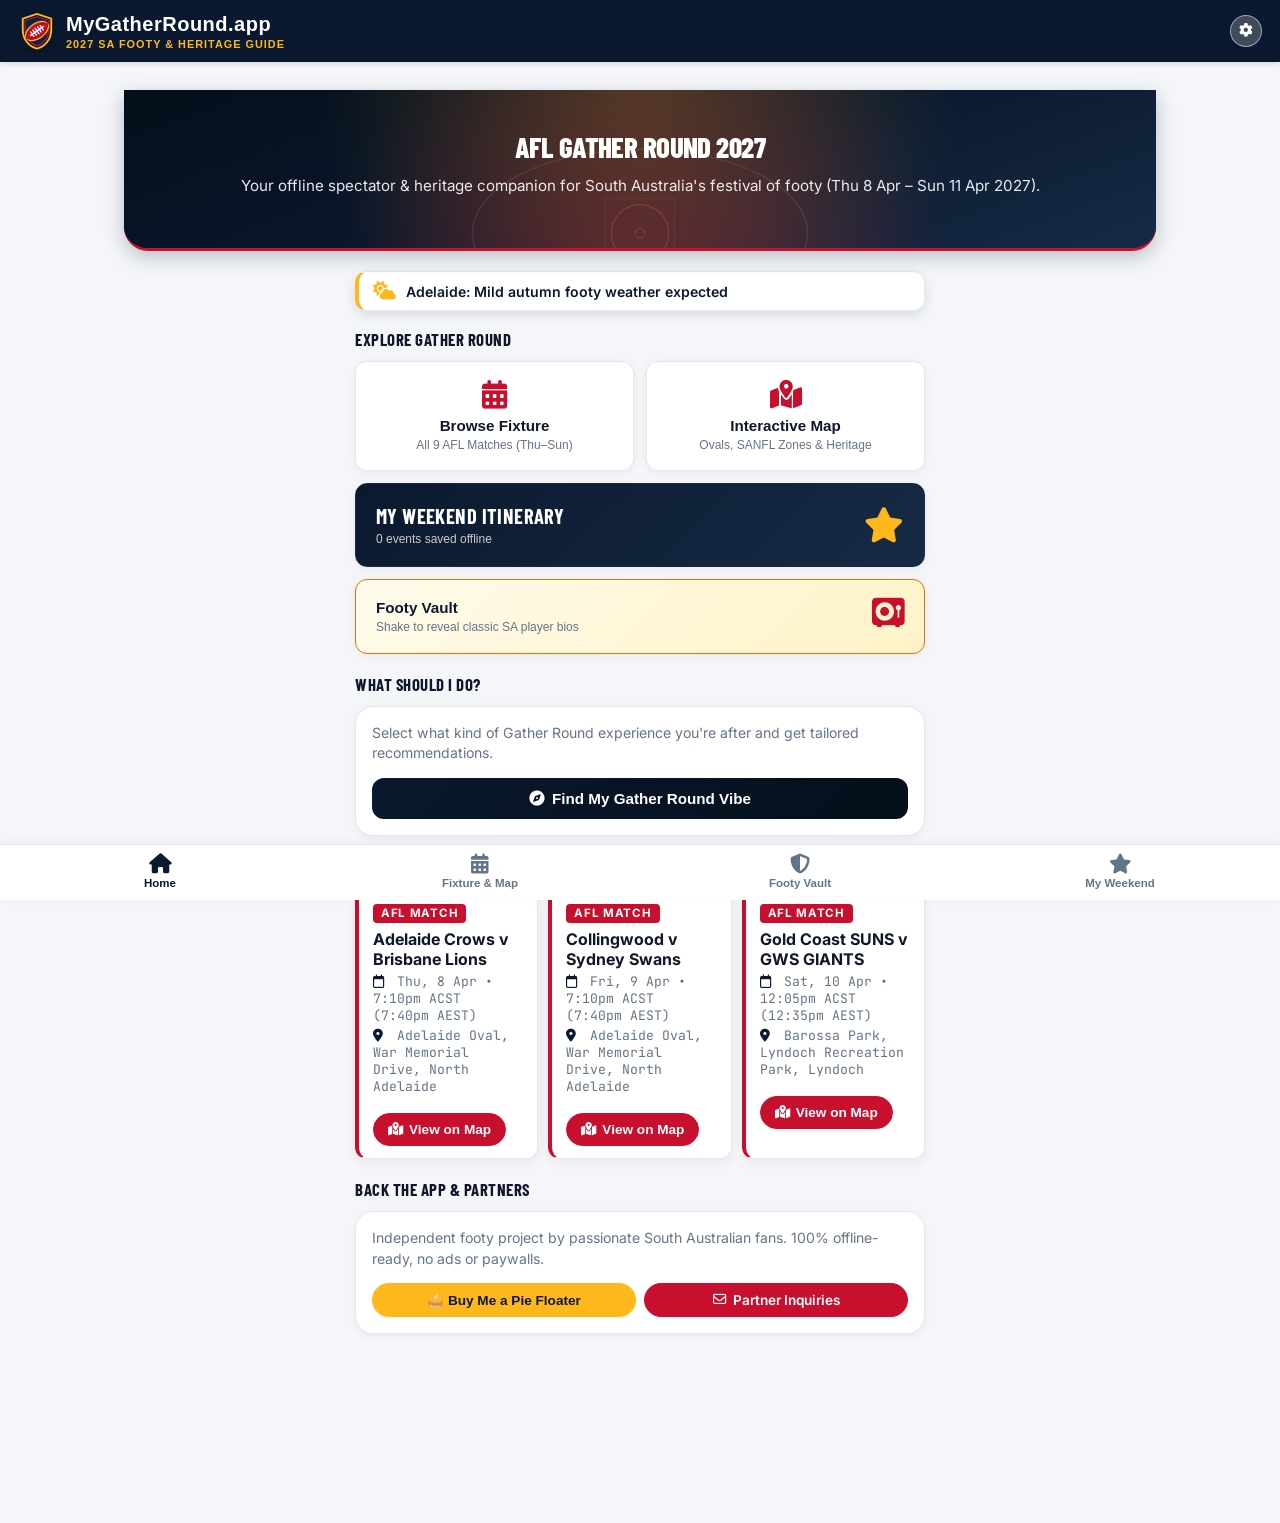
<file: index.html>
<!DOCTYPE html>
<html lang="en">
<head>
    <meta charset="UTF-8">
    <meta name="viewport" content="width=device-width, initial-scale=1.0">
    <meta name="description" content="Independent offline-first spectator &amp; heritage companion for AFL Gather Round 2027 in South Australia. Complete 9-match fixture, SANFL recruiting zones, defunct grounds, supporter pubs, and Footy Express hubs.">
    <title>MyGatherRound.app — 2027 SA Footy &amp; Heritage Guide</title>

    <link rel="manifest" href="manifest.json">
    <meta name="theme-color" content="#0A192F">
    <link rel="apple-touch-icon" href="icons/apple-touch-icon.png">

    <link rel="stylesheet" href="https://cdnjs.cloudflare.com/ajax/libs/font-awesome/6.4.0/css/all.min.css">
    <link rel="preconnect" href="https://fonts.googleapis.com">
    <link rel="preconnect" href="https://fonts.gstatic.com" crossorigin>
    <link href="https://fonts.googleapis.com/css2?family=Barlow+Condensed:wght@700;800&family=Inter:wght@400;500;600;700&family=JetBrains+Mono:wght@600;700&display=swap" rel="stylesheet">
    <link rel="preconnect" href="https://cdnjs.cloudflare.com" crossorigin>
    <link rel="stylesheet" href="style.css?v=12.0">
    <!-- Manual SPA pageviews sent from app.js -->
    <script>
        window.GATHER_GA_MEASUREMENT_ID = 'G-95K2T8ZYW4';

        if (window.GATHER_GA_MEASUREMENT_ID) {
            const gaScript = document.createElement('script');
            gaScript.async = true;
            gaScript.src = `https://www.googletagmanager.com/gtag/js?id=${window.GATHER_GA_MEASUREMENT_ID}`;
            document.head.appendChild(gaScript);

            window.dataLayer = window.dataLayer || [];
            window.gtag = function gtag(){ window.dataLayer.push(arguments); };
            window.gtag('js', new Date());
            window.gtag('config', window.GATHER_GA_MEASUREMENT_ID, {
                send_page_view: false
            });
        }

        // Web Push Config
        window.VAPID_PUBLIC_KEY = 'BH3LyaH9Mmp3P5v2Aj8zsNks2gdPat467Py3-vCVW6Ftcm-G1V52Nr8B0gOdq9ZPKsr3PaxFYC1iHn3xDRe8W2I';
        window.GATHER_PUSH_CONFIG = {
            vapidPublicKey: window.VAPID_PUBLIC_KEY,
            subscriptionUrl: 'https://gr-push-backend.mytdu-push.workers.dev/subscribe'
        };
    </script>
</head>
<body>
    <header>
        <button class="header-brand" onclick="showView('home')" aria-label="Go to MyGatherRound home">
            <svg class="header-logo-svg" width="38" height="38" viewBox="0 0 40 40" fill="none" xmlns="http://www.w3.org/2000/svg" aria-hidden="true">
                <!-- Heritage Shield Background -->
                <path d="M20 2L5 7V19C5 28.5 11.5 36.5 20 38.5C28.5 36.5 35 28.5 35 19V7L20 2Z" fill="#0A192F" stroke="#FFB81C" stroke-width="2"/>
                <!-- Shield Inner Accent Border -->
                <path d="M20 5L7.5 9V18.5C7.5 26.5 13 33.7 20 35.5C27 33.7 32.5 26.5 32.5 18.5V9L20 5Z" stroke="#C8102E" stroke-width="1.2" fill="#0E2340"/>
                <!-- Aussie Rules Sherrin Red Football rotated at -35deg -->
                <g transform="translate(20, 20) rotate(-35) translate(-20, -20)">
                    <ellipse cx="20" cy="20" rx="13.5" ry="8" fill="#C8102E" stroke="#FFB81C" stroke-width="1.3"/>
                    <path d="M6.5 20C10 14 30 14 33.5 20" stroke="#8E0820" stroke-width="1" fill="none"/>
                    <path d="M6.5 20C10 26 30 26 33.5 20" stroke="#8E0820" stroke-width="1" fill="none"/>
                    <!-- White Sherrin Lacing Spine -->
                    <line x1="12" y1="20" x2="28" y2="20" stroke="#FFFFFF" stroke-width="1.6" stroke-linecap="round"/>
                    <!-- White Sherrin Cross Laces -->
                    <line x1="14" y1="17" x2="14" y2="23" stroke="#FFFFFF" stroke-width="1.3" stroke-linecap="round"/>
                    <line x1="17" y1="16.5" x2="17" y2="23.5" stroke="#FFFFFF" stroke-width="1.3" stroke-linecap="round"/>
                    <line x1="20" y1="16.2" x2="20" y2="23.8" stroke="#FFFFFF" stroke-width="1.3" stroke-linecap="round"/>
                    <line x1="23" y1="16.5" x2="23" y2="23.5" stroke="#FFFFFF" stroke-width="1.3" stroke-linecap="round"/>
                    <line x1="26" y1="17" x2="26" y2="23" stroke="#FFFFFF" stroke-width="1.3" stroke-linecap="round"/>
                </g>
            </svg>
            <div class="header-titles">
                <h1>MyGatherRound.app</h1>
                <div class="header-subtitle">2027 SA FOOTY &amp; HERITAGE GUIDE</div>
            </div>
        </button>

        <div class="header-actions">
            <button id="header-settings-btn" class="header-icon-btn" onclick="showView('settings')" aria-label="Settings" title="Settings">
                <i class="fas fa-gear" aria-hidden="true"></i>
            </button>
        </div>
    </header>

    <main id="view-home" class="view active">
        <div class="hero">
            <h2>AFL Gather Round 2027</h2>
            <p>Your offline spectator &amp; heritage companion for South Australia's festival of footy (Thu 8 Apr – Sun 11 Apr 2027).</p>
        </div>

        <div class="home-container">
            <div id="weather-widget" class="weather-widget" aria-live="polite">
                <i class="fas fa-cloud-sun" aria-hidden="true"></i>
                <span>Today in Adelaide: Checking weather…</span>
            </div>

            <div class="section-title">Explore Gather Round</div>

            <div class="home-grid">
                <button class="action-card" onclick="showView('schedule');">
                    <i class="fas fa-calendar-days" aria-hidden="true"></i>
                    <h3>Browse Fixture</h3>
                    <p>All 9 AFL Matches (Thu–Sun)</p>
                </button>

                <button class="action-card" onclick="showView('schedule');">
                    <i class="fas fa-map-location-dot" aria-hidden="true"></i>
                    <h3>Interactive Map</h3>
                    <p>Ovals, SANFL Zones &amp; Heritage</p>
                </button>

                <button class="action-card primary-card" onclick="showView('saved')">
                    <div>
                        <h3>My Weekend Itinerary</h3>
                        <p id="home-saved-count">0 events saved offline</p>
                    </div>
                    <i class="fas fa-star" aria-hidden="true" style="color:var(--gold);"></i>
                </button>

                <button class="action-card vault-card" onclick="showView('vault')">
                    <div>
                        <h3>Footy Vault</h3>
                        <p>Shake to reveal classic SA player bios</p>
                    </div>
                    <i class="fas fa-vault" aria-hidden="true"></i>
                </button>
            </div>

            <!-- What should I do? Recommendation Flow -->
            <section class="home-section" aria-labelledby="guide-title">
                <div class="section-title" id="guide-title">What should I do?</div>
                <div class="guide-panel">
                    <p class="guide-intro">Select what kind of Gather Round experience you're after and get tailored recommendations.</p>
                    <button id="recommendation-launch-btn" class="guide-launch-btn" onclick="openRecommendationFlow()" aria-controls="recommendation-flow" aria-expanded="false">
                        <i class="fas fa-compass" aria-hidden="true"></i>
                        Find My Gather Round Vibe
                    </button>

                    <div id="recommendation-flow" class="recommendation-flow" hidden>
                        <div class="recommendation-step">
                            <div class="recommendation-label">Step 1 · Pick an experience</div>
                            <div id="recommendation-intent-buttons" class="choice-grid" role="group" aria-label="Choose your experience"></div>
                        </div>

                        <div id="recommendation-step-two" class="recommendation-step" hidden>
                            <div class="recommendation-label">Step 2 · Choose your focus</div>
                            <div id="recommendation-option-buttons" class="choice-grid" role="group" aria-label="Choose a recommendation category"></div>
                        </div>

                        <div class="recommendation-controls">
                            <button id="recommendation-back-btn" class="text-btn" onclick="goBackRecommendation()" hidden>Back</button>
                            <button class="text-btn" onclick="resetRecommendationFlow()">Reset</button>
                        </div>

                        <div id="recommendation-results" class="recommendation-results" aria-live="polite"></div>
                    </div>
                </div>
            </section>

            <section class="home-section" aria-labelledby="featured-title">
                <div class="section-title" id="featured-title">Featured Highlights</div>
                <div id="featured-events" class="featured-events" aria-live="polite"></div>
            </section>

            <section class="home-section" aria-labelledby="support-title">
                <div class="section-title" id="support-title">Back the App &amp; Partners</div>
                <div class="guide-panel">
                    <p class="guide-intro">Independent footy project by passionate South Australian fans. 100% offline-ready, no ads or paywalls.</p>
                    <div class="support-actions">
                        <button class="btn btn-secondary btn-pie-cta" type="button" onclick="openSupportModal()">
                            🥧 Buy Me a Pie Floater
                        </button>
                        <a href="mailto:callas1894@gmail.com?subject=MyGatherRound%20Partner%20Inquiry" class="btn btn-primary">
                            <i class="far fa-envelope" aria-hidden="true"></i>
                            Partner Inquiries
                        </a>
                    </div>
                </div>
            </section>
        </div>
    </main>

    <section id="view-settings" class="view" aria-labelledby="settings-title">
        <div class="home-container">
            <h2 id="settings-title">Settings</h2>
            <div id="push-panel" class="guide-panel">
                <div class="settings-row">
                    <span id="notifications-label">Gather Round Banter &amp; Local Alerts</span>
                    <button id="push-toggle-btn" class="settings-switch" type="button" role="switch" aria-labelledby="notifications-label" aria-checked="false" onclick="togglePushAlerts()">Off</button>
                </div>
                <p class="guide-intro">Get cheeky footy memes, local pub &amp; pie floater tips, and occasional stadium reminders. No login required.</p>
                <div class="push-actions">
                    <div id="push-success-animation" class="push-success-animation" aria-hidden="true" hidden></div>
                </div>
                <p id="push-status" class="push-status" aria-live="polite"></p>
            </div>
            <div class="guide-panel settings-panel">
                <button class="btn btn-secondary" type="button" onclick="showView('home')" style="width:100%; margin-bottom:10px;">
                    <i class="fas fa-arrow-left" aria-hidden="true"></i> Back to Home
                </button>
                <button class="btn btn-outline-primary" type="button" onclick="openFeedbackModal()" style="width:100%;">
                    <i class="fas fa-comment-dots" aria-hidden="true"></i> Send Feedback
                </button>
            </div>
            <div class="guide-panel settings-panel">
                <div class="settings-row">
                    <span id="sound-label">Audio &amp; Whistle Feedback</span>
                    <button id="sound-toggle-btn" class="settings-switch" type="button" role="switch" aria-labelledby="sound-label" aria-checked="false" onclick="toggleAudioFeedback()">Off</button>
                </div>
            </div>
            <div id="settings-support-panel" class="guide-panel settings-panel" aria-label="Support MyGatherRound">
                <div class="support-bidon-card">
                    <div class="bidon-icon-wrap pie-icon-wrap">
                        🥧
                    </div>
                    <div class="bidon-text">
                        <h4>🥧 Buy Me a Pie Floater</h4>
                        <p>Support independent offline SANFL boundary maps, defunct ground research, and server costs for SA Gather Round 2027.</p>
                    </div>
                    <a href="https://buymeacoffee.com/mytdu" target="_blank" rel="noopener noreferrer" class="btn btn-bidon btn-pie-btn">
                        <i class="fas fa-heart"></i> Buy a Pie Floater ($5)
                    </a>
                </div>
            </div>
            <div class="guide-panel settings-panel" style="margin-top:16px;">
                <h4 style="margin:0 0 6px 0; color:var(--primary); font-size:0.95rem;">Host or Sponsor a Supporter Event?</h4>
                <p style="font-size:0.84rem; color:var(--text-light); margin:0 0 10px 0;">Promote your pub takeover, brewery, or speaker night directly to interstate Gather Round fans.</p>
                <a href="mailto:callas1894@gmail.com?subject=MyGatherRound%20Partner%20Inquiry" class="btn btn-outline-primary" style="font-size:0.84rem;">
                    <i class="far fa-envelope"></i> Contact: callas1894@gmail.com
                </a>
            </div>
        </div>
    </section>

    <section id="view-schedule" class="view" aria-label="Gather Round Fixture and Events">
        <div class="schedule-layout">
            <div class="schedule-feed-col">
                <div class="filter-wrapper sticky-filters">
                    <!-- Real-Time Schedule Search -->
                    <div class="search-box-wrapper" role="search">
                        <i class="fas fa-search search-icon" aria-hidden="true"></i>
                        <input
                            type="search"
                            id="schedule-search-input"
                            class="schedule-search-input"
                            placeholder="Search matches, clubs, ovals, pubs, legends..."
                            aria-label="Search fixture and events"
                            oninput="handleScheduleSearch(this.value)"
                            autocomplete="off"
                        >
                        <button
                            type="button"
                            id="schedule-search-clear"
                            class="search-clear-btn"
                            onclick="clearScheduleSearch()"
                            aria-label="Clear search"
                            style="display: none;"
                        >
                            <i class="fas fa-times" aria-hidden="true"></i>
                        </button>
                    </div>

                    <!-- 18-CLUB FILTER BAR -->
                    <div class="filter-label">Filter by AFL Club</div>
                    <div class="club-filter-bar" id="club-filters" role="tablist" aria-label="18-Club Filter Bar">
                        <button class="club-pill active" onclick="applyClubFilter('All', this)">All Clubs</button>
                        <button class="club-pill" onclick="applyClubFilter('Adelaide Crows', this)">Adelaide Crows</button>
                        <button class="club-pill" onclick="applyClubFilter('Brisbane Lions', this)">Brisbane Lions</button>
                        <button class="club-pill" onclick="applyClubFilter('Carlton', this)">Carlton</button>
                        <button class="club-pill" onclick="applyClubFilter('Collingwood', this)">Collingwood</button>
                        <button class="club-pill" onclick="applyClubFilter('Essendon', this)">Essendon</button>
                        <button class="club-pill" onclick="applyClubFilter('Fremantle', this)">Fremantle</button>
                        <button class="club-pill" onclick="applyClubFilter('Geelong Cats', this)">Geelong Cats</button>
                        <button class="club-pill" onclick="applyClubFilter('Gold Coast SUNS', this)">Gold Coast SUNS</button>
                        <button class="club-pill" onclick="applyClubFilter('GWS GIANTS', this)">GWS GIANTS</button>
                        <button class="club-pill" onclick="applyClubFilter('Hawthorn', this)">Hawthorn</button>
                        <button class="club-pill" onclick="applyClubFilter('Melbourne', this)">Melbourne</button>
                        <button class="club-pill" onclick="applyClubFilter('North Melbourne', this)">North Melbourne</button>
                        <button class="club-pill" onclick="applyClubFilter('Port Adelaide', this)">Port Adelaide</button>
                        <button class="club-pill" onclick="applyClubFilter('Richmond', this)">Richmond</button>
                        <button class="club-pill" onclick="applyClubFilter('St Kilda', this)">St Kilda</button>
                        <button class="club-pill" onclick="applyClubFilter('Sydney Swans', this)">Sydney Swans</button>
                        <button class="club-pill" onclick="applyClubFilter('West Coast Eagles', this)">West Coast Eagles</button>
                        <button class="club-pill" onclick="applyClubFilter('Western Bulldogs', this)">Western Bulldogs</button>
                    </div>

                    <!-- CATEGORY FILTER PILLS -->
                    <div class="filter-label">Category</div>
                    <div class="filters luma-pills" id="luma-category-filters" role="tablist" aria-label="Category filter">
                        <button class="luma-pill active" data-category="All" onclick="applyLumaCategory('All', this)">🏉 All</button>
                        <button class="luma-pill" data-category="Matches" onclick="applyLumaCategory('Matches', this)">🏟️ Matches</button>
                        <button class="luma-pill" data-category="Kids & Clinics" hidden style="display:none;" onclick="applyLumaCategory('Kids & Clinics', this)">👶 Kids &amp; Clinics</button>
                        <button class="luma-pill" data-category="Supporter Pubs" hidden style="display:none;" onclick="applyLumaCategory('Supporter Pubs', this)">🍻 Supporter Pubs</button>
                        <button class="luma-pill" data-category="The Outer" hidden style="display:none;" onclick="applyLumaCategory('The Outer', this)">📢 The Outer</button>
                        <button class="luma-pill" data-category="Parade" hidden style="display:none;" onclick="applyLumaCategory('Parade', this)">🎉 Parade &amp; Fest</button>
                        <button class="luma-pill star-pill" data-category="My Weekend" onclick="applyLumaCategory('My Weekend', this)">⭐ My Weekend</button>
                    </div>

                    <!-- DATE FILTER PILLS -->
                    <div class="filter-label" id="filter-label-text">Filter by Date</div>
                    <div class="filters" id="day-filters">
                        <button class="filter-btn active" onclick="applyDayFilter('All', this)">All Days</button>
                        <button class="filter-btn" onclick="applyDayFilter('2027-04-08', this)">Thu 8 Apr</button>
                        <button class="filter-btn" onclick="applyDayFilter('2027-04-09', this)">Fri 9 Apr</button>
                        <button class="filter-btn" onclick="applyDayFilter('2027-04-10', this)">Sat 10 Apr</button>
                        <button class="filter-btn" onclick="applyDayFilter('2027-04-11', this)">Sun 11 Apr</button>
                    </div>
                </div>

                <div id="events-container">
                    <div id="loader"><i class="fas fa-spinner fa-spin fa-2x" aria-hidden="true"></i><br><br>Loading Gather Round Fixture...</div>
                </div>
            </div>

            <!-- Sticky Leaflet Map Column (Split layout on desktop, full view on mobile toggle) -->
            <div class="schedule-map-col" id="schedule-map-col">
                <div class="map-toolbar">
                    <div class="map-toolbar-title"><i class="fas fa-map-location-dot" aria-hidden="true"></i> SA Footy Interactive Map</div>
                    <div class="map-toolbar-status" id="schedule-map-status"></div>
                </div>

                <!-- MAP TOGGLEABLE OVERLAY LAYERS -->
                <div class="map-layer-toggles" role="toolbar" aria-label="Footy Map Layers">
                    <button type="button" class="layer-pill" id="layer-toggle-stadiums" onclick="toggleMapLayer('stadiums')">
                        🏟️ Stadiums &amp; Hubs
                    </button>
                    <button type="button" class="layer-pill" id="layer-toggle-sanfl-current" onclick="toggleMapLayer('sanfl-current')">
                        🛡️ SANFL Zones (Current)
                    </button>
                    <button type="button" class="layer-pill" id="layer-toggle-sanfl-1990" onclick="toggleMapLayer('sanfl-1990')">
                        🕰️ SANFL Zones (1990)
                    </button>
                    <button type="button" class="layer-pill" id="layer-toggle-defunct" onclick="toggleMapLayer('defunct')">
                        🏟️ Defunct Grounds
                    </button>
                    <button type="button" class="layer-pill" id="layer-toggle-sanfl-grounds" onclick="toggleMapLayer('sanfl-grounds')">
                        🏉 SANFL Grounds
                    </button>
                    <button type="button" class="layer-pill" id="layer-toggle-heritage" onclick="toggleMapLayer('heritage')">
                        🏛️ Footy Roots
                    </button>
                    <button type="button" class="layer-pill" id="layer-toggle-toilets" onclick="toggleMapLayer('toilets')">
                        🚻 Toilets
                    </button>
                    <button type="button" class="layer-pill" id="layer-toggle-water" onclick="toggleMapLayer('water')">
                        💧 Water
                    </button>
                </div>

                <div id="schedule-interactive-map" class="schedule-interactive-map" role="region" aria-label="Interactive SA footy map"></div>
                
                <div class="map-legend">
                    <span class="legend-item"><span class="legend-dot dot-match"></span> AFL Match</span>
                    <span class="legend-item"><span class="legend-dot dot-festival"></span> Festival / Parade</span>
                    <span class="legend-item"><span class="legend-dot dot-clinic"></span> Clinics</span>
                    <span class="legend-item"><span class="legend-dot dot-pub"></span> Supporter Pubs</span>
                    <span class="legend-item"><span class="legend-dot dot-outer"></span> The Outer</span>
                </div>
            </div>
        </div>

        <!-- Floating Mobile View Toggle Button -->
        <button id="mobile-map-toggle-btn" class="floating-view-toggle" onclick="toggleMobileScheduleView()" aria-label="Toggle between map and list view">
            <i class="fas fa-map" id="mobile-toggle-icon" aria-hidden="true"></i>
            <span id="mobile-toggle-label">Map View</span>
        </button>
    </section>

    <!-- SAVED VIEW ("MY WEEKEND") -->
    <section id="view-saved" class="view" aria-label="Saved Gather Round events and Fan Passport">
        <div class="saved-heading">
            <h2>⭐ My Weekend Itinerary</h2>
            <div class="saved-header-actions">
                <button class="btn btn-secondary share-btn" type="button" onclick="shareItinerary()" aria-label="Share itinerary deep link"><i class="fas fa-share-nodes" aria-hidden="true"></i> Share Itinerary</button>
                <button class="btn btn-primary export-btn" type="button" onclick="exportSavedEvents()"><i class="far fa-calendar-plus" aria-hidden="true"></i> Export to Calendar</button>
            </div>
        </div>
        <p class="saved-sub">Your personal AFL Gather Round 2027 offline itinerary and spectator passport.</p>
        <div id="saved-events-container"></div>
    </section>

    <!-- INSTALL MODAL -->
    <div id="install-modal" class="modal-overlay" onclick="closeInstallModal(event)">
        <div class="modal-card" role="dialog" aria-modal="true" aria-labelledby="install-title">
            <div class="modal-header">
                <h3 id="install-title">Install MyGatherRound.app</h3>
                <button class="close-btn" onclick="closeInstallModal()" aria-label="Close installation instructions">&times;</button>
            </div>
            <p class="modal-sub">Add this app to your phone's home screen for instantaneous offline access during match days:</p>

            <div class="install-step"><div class="step-num">1</div><div>Tap the <strong>Share</strong> button in your mobile browser bar.</div></div>
            <div class="install-step"><div class="step-num">2</div><div>Select <strong>Add to Home Screen</strong>.</div></div>
            <button class="btn btn-primary" style="width:100%; margin-top:15px; padding:12px;" onclick="closeInstallModal()">Got It</button>
        </div>
    </div>

    <!-- FEEDBACK MODAL -->
    <div id="feedback-modal" class="modal-overlay" role="dialog" aria-modal="true" aria-labelledby="feedback-title" aria-describedby="feedback-description" onclick="closeFeedbackModal(event)">
        <div class="modal-card modal-card-wide">
            <div class="modal-header">
                <h3 id="feedback-title">Send Feedback</h3>
                <button class="close-btn" onclick="closeFeedbackModal()" aria-label="Close feedback form">&times;</button>
            </div>
            <p id="feedback-description" class="modal-sub">Report a missing supporter pub, venue tip, or historical correction.</p>
            <iframe
                id="feedback-form-frame"
                class="feedback-frame"
                title="Gather Round feedback form"
                loading="lazy"
                src="about:blank"
                data-form-src="https://docs.google.com/forms/d/e/1FAIpQLSeqT7n_K20AOT6cYhh2yM2VedXHFwGD9ByQ7wXvT9gmmK6NEg/viewform?embedded=true"
                data-form-share-url="https://forms.gle/2UWyokw2GM65tKsW9"
            ></iframe>
            <p class="feedback-note">Having trouble viewing the embedded form? You can open it directly in a new tab.</p>
            <div class="modal-actions">
                <button class="btn btn-primary" type="button" onclick="openFeedbackForm()">Open in new tab</button>
                <button class="btn modal-secondary-btn" type="button" onclick="closeFeedbackModal()">Done</button>
            </div>
        </div>
    </div>

    <!-- SUPPORT / PIE FLOATER MODAL -->
    <div id="support-modal" class="modal-overlay" role="dialog" aria-modal="true" aria-labelledby="support-modal-title" onclick="closeSupportModal(event)">
        <div class="modal-card">
            <div class="modal-header">
                <h3 id="support-modal-title">🥧 Buy Me a Pie Floater</h3>
                <button class="close-btn" onclick="closeSupportModal()" aria-label="Close support modal">&times;</button>
            </div>
            <div class="support-bidon-card">
                <div class="bidon-icon-wrap pie-icon-wrap">
                    🥧
                </div>
                <div class="bidon-text">
                    <h4>Back MyGatherRound.app</h4>
                    <p>Keep this guide 100% independent, free of gambling ads, and offline-ready for every footy fan visiting South Australia.</p>
                </div>
                <a href="https://buymeacoffee.com/mytdu" target="_blank" rel="noopener noreferrer" class="btn btn-bidon btn-pie-btn">
                    <i class="fas fa-heart"></i> Buy a Pie Floater ($5)
                </a>
            </div>
            <div style="margin-top:16px; font-size:0.85rem; color:var(--text-light); text-align:center;">
                Want to partner or spotlight your venue? <a href="mailto:callas1894@gmail.com?subject=MyGatherRound%20Partner%20Inquiry" style="color:var(--crimson); font-weight:bold;">Contact us here</a>.
            </div>
        </div>
    </div>

    <!-- FOOTY VAULT VIEW -->
    <section id="view-vault" class="view" aria-labelledby="vault-title">
        <div class="home-container">
            <h2 id="vault-title">🏛️ Footy Vault</h2>
            <p class="vault-subtitle">Shake your phone (or tap below) to reveal a classic SA footy cult hero.</p>

            <div class="vault-controls">
                <button id="vault-unlock-btn" class="btn btn-primary vault-unlock-btn" type="button" onclick="unlockVault()" style="display:none;">
                    <i class="fas fa-lock-open" aria-hidden="true"></i> Unlock Shake Sensor
                </button>
                <div id="vault-sensor-status" class="vault-sensor-badge" aria-live="polite">⚪ Tap below to unlock motion sensor</div>
                <button id="vault-tap-btn" class="btn btn-secondary vault-tap-btn" type="button" onclick="triggerVaultShake()">
                    <i class="fas fa-football" aria-hidden="true"></i> Shake / Draw Random Cult Hero
                </button>
            </div>

            <div id="vault-card-container" class="vault-card-container" aria-live="polite"></div>

            <div class="vault-back-row">
                <button class="btn btn-secondary" type="button" onclick="showView('home')">
                    <i class="fas fa-arrow-left" aria-hidden="true"></i> Back to Home
                </button>
            </div>
        </div>
    </section>

    <!-- BOTTOM NAVIGATION -->
    <nav class="bottom-nav" aria-label="Primary navigation">
        <button class="nav-item active" onclick="showView('home')" id="nav-home"><i class="fas fa-home" aria-hidden="true"></i>Home</button>
        <button class="nav-item" onclick="showView('schedule')" id="nav-schedule"><i class="fas fa-calendar-days" aria-hidden="true"></i>Fixture &amp; Map</button>
        <button class="nav-item" onclick="showView('vault')" id="nav-vault"><i class="fas fa-shield-halved" aria-hidden="true"></i>Footy Vault</button>
        <button class="nav-item" onclick="showView('saved')" id="nav-saved"><span class="badge" id="nav-badge" style="display:none;">0</span><i class="fas fa-star" aria-hidden="true"></i>My Weekend</button>
    </nav>

    <script src="cdn-libs.js?v=12.0"></script>
    <script src="app.js?v=12.0"></script>
    <script src="push-notifications.js?v=12.0"></script>
</body>
</html>
</file>
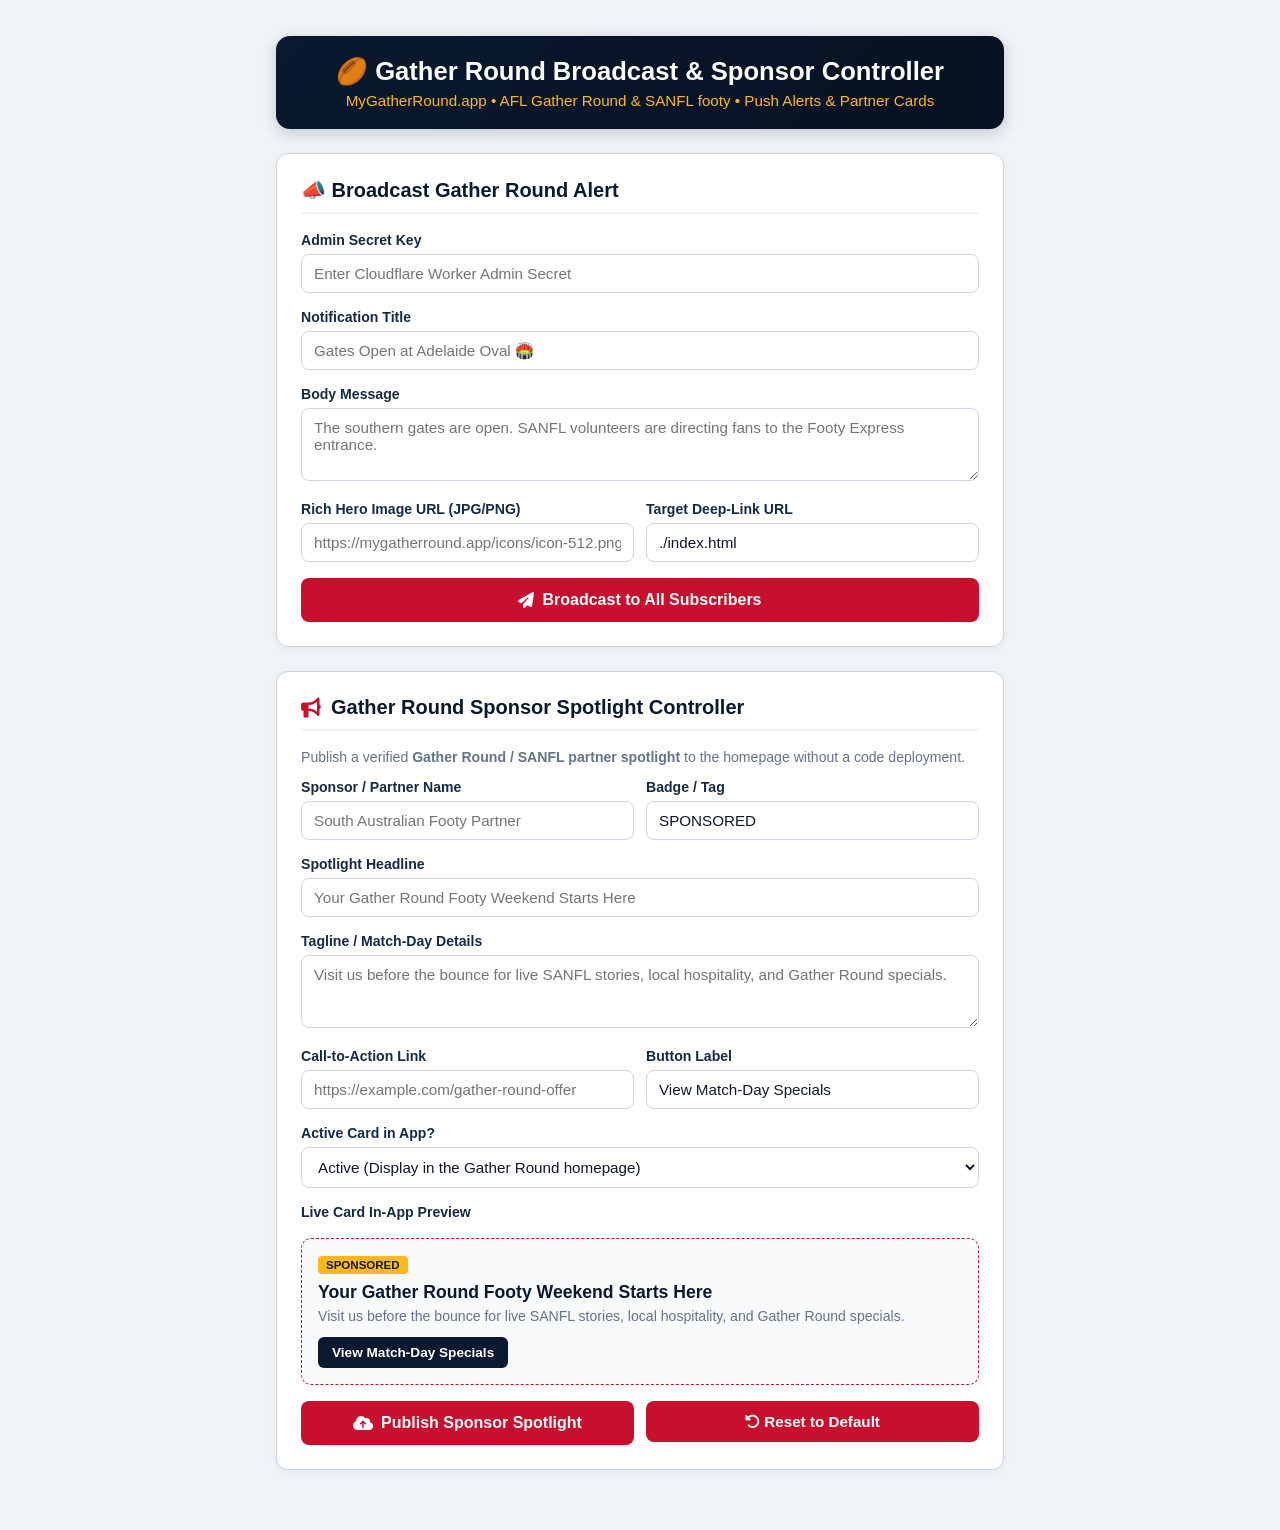
<file: admin.html>
<!DOCTYPE html>
<html lang="en">
<head>
  <meta charset="UTF-8">
  <meta name="viewport" content="width=device-width, initial-scale=1.0">
  <title>MyGatherRound.app — Gather Round Broadcast & Sponsor Controller</title>
  <link rel="stylesheet" href="https://cdnjs.cloudflare.com/ajax/libs/font-awesome/6.4.0/css/all.min.css">
  <style>
    :root {
      --navy: #0A192F;
      --navy-light: #172A45;
      --crimson: #C8102E;
      --crimson-hover: #A00D24;
      --gold: #FFB81C;
      --bg: #F0F4F8;
      --card-bg: #FFFFFF;
      --text: #0F172A;
      --text-muted: #64748B;
      --border: #CBD5E1;
    }

    * { box-sizing: border-box; }
    body {
      font-family: -apple-system, BlinkMacSystemFont, 'Segoe UI', Roboto, Helvetica, Arial, sans-serif;
      max-width: 760px;
      margin: 20px auto;
      padding: 16px;
      background: var(--bg);
      color: var(--text);
    }

    header {
      text-align: center;
      margin-bottom: 24px;
      padding: 20px;
      background: linear-gradient(135deg, var(--navy) 0%, #061122 100%);
      color: white;
      border-radius: 14px;
      box-shadow: 0 4px 16px rgba(10, 25, 47, 0.2);
    }
    header h1 { margin: 0 0 6px 0; font-size: 1.6rem; color: #FFFFFF; }
    header p { margin: 0; color: var(--gold); font-size: 0.95rem; font-weight: 500; }

    .card {
      background: var(--card-bg);
      padding: 24px;
      border-radius: 12px;
      box-shadow: 0 2px 10px rgba(0,0,0,0.06);
      margin-bottom: 24px;
      border: 1px solid var(--border);
    }

    h2 {
      margin-top: 0;
      margin-bottom: 18px;
      font-size: 1.25rem;
      display: flex;
      align-items: center;
      gap: 10px;
      color: var(--navy);
      border-bottom: 2px solid var(--bg);
      padding-bottom: 10px;
    }

    .field { margin-bottom: 16px; }
    label {
      display: block;
      font-weight: 600;
      margin-bottom: 6px;
      font-size: 0.88rem;
      color: var(--navy-light);
    }

    input, textarea, select {
      width: 100%;
      padding: 10px 12px;
      border: 1px solid var(--border);
      border-radius: 8px;
      box-sizing: border-box;
      font-family: inherit;
      font-size: 0.95rem;
      background: #FFFFFF;
      color: var(--text);
    }
    input:focus, textarea:focus, select:focus {
      outline: none;
      border-color: var(--crimson);
      box-shadow: 0 0 0 3px rgba(200, 16, 46, 0.15);
    }

    .btn-primary {
      background: var(--crimson);
      color: white;
      border: none;
      padding: 13px 20px;
      border-radius: 8px;
      font-weight: bold;
      cursor: pointer;
      width: 100%;
      font-size: 1rem;
      transition: background 0.15s;
      display: flex;
      justify-content: center;
      align-items: center;
      gap: 8px;
    }
    .btn-primary:hover { background: var(--crimson-hover); }

    .btn-secondary {
      background: var(--navy);
      color: var(--gold);
      border: none;
      padding: 12px 18px;
      border-radius: 8px;
      font-weight: bold;
      cursor: pointer;
      font-size: 0.95rem;
      transition: background 0.15s;
    }
    .btn-secondary:hover { background: #050E1A; }

    /* Preview Card */
    .preview-box {
      margin-top: 18px;
      padding: 16px;
      background: #F8FAFC;
      border-radius: 10px;
      border: 1.5px dashed var(--crimson);
    }
    .preview-badge {
      display: inline-block;
      background: var(--gold);
      color: var(--navy);
      font-size: 0.72rem;
      font-weight: 800;
      padding: 3px 8px;
      border-radius: 4px;
      text-transform: uppercase;
      margin-bottom: 8px;
    }
    .preview-title { font-weight: 800; font-size: 1.1rem; margin: 0 0 4px 0; color: var(--navy); }
    .preview-desc { font-size: 0.88rem; color: var(--text-muted); margin: 0 0 10px 0; line-height: 1.4; }
    .preview-link {
      display: inline-block;
      background: var(--navy);
      color: white;
      padding: 8px 14px;
      border-radius: 6px;
      font-size: 0.85rem;
      font-weight: 600;
      text-decoration: none;
    }

    .status-msg {
      padding: 10px 14px;
      border-radius: 6px;
      margin-top: 14px;
      display: none;
      font-size: 0.9rem;
      font-weight: 500;
    }
    .status-success { background: #DCFCE7; color: #166534; display: block; }
    .status-error { background: #FEE2E2; color: #991B1B; display: block; }

    .row { display: flex; gap: 12px; }
    .row > div { flex: 1; }
    @media (max-width: 600px) {
      .row { flex-direction: column; gap: 0; }
    }
  </style>
</head>
<body>

  <header>
    <h1>🏉 Gather Round Broadcast & Sponsor Controller</h1>
    <p>MyGatherRound.app • AFL Gather Round & SANFL footy • Push Alerts & Partner Cards</p>
  </header>



  <!-- PUSH BROADCAST FORM -->
  <div class="card">
    <h2>📣 Broadcast Gather Round Alert</h2>
    <form id="push-form">
      <div class="field">
        <label>Admin Secret Key</label>
        <input type="password" id="adminKey" placeholder="Enter Cloudflare Worker Admin Secret" required>
      </div>

      <div class="field">
        <label>Notification Title</label>
        <input type="text" id="title" placeholder="Gates Open at Adelaide Oval 🏟️" required>
      </div>

      <div class="field">
        <label>Body Message</label>
        <textarea id="body" rows="3" placeholder="The southern gates are open. SANFL volunteers are directing fans to the Footy Express entrance." required></textarea>
      </div>

      <div class="row">
        <div class="field">
          <label>Rich Hero Image URL (JPG/PNG)</label>
          <input type="url" id="imageUrl" placeholder="https://mygatherround.app/icons/icon-512.png">
        </div>
        <div class="field">
          <label>Target Deep-Link URL</label>
          <input type="text" id="targetUrl" value="./index.html">
        </div>
      </div>

      <button type="submit" class="btn-primary" id="broadcastBtn">
        <i class="fas fa-paper-plane"></i> Broadcast to All Subscribers
      </button>
      <div id="pushStatus" class="status-msg"></div>
    </form>
  </div>

  <!-- CLOUDFLARE KV SPONSOR CARDS MANAGEMENT -->
  <div class="card">
    <h2><i class="fas fa-bullhorn" style="color:var(--crimson);"></i> Gather Round Sponsor Spotlight Controller</h2>
    <p style="font-size:0.88rem; color:var(--text-muted); margin-top:0;">
      Publish a verified <strong>Gather Round / SANFL partner spotlight</strong> to the homepage without a code deployment.
    </p>

    <form id="sponsor-form">
      <div class="row">
        <div class="field">
          <label>Sponsor / Partner Name</label>
          <input type="text" id="sponsorVenue" placeholder="South Australian Footy Partner" required oninput="updateSponsorPreview()">
        </div>
        <div class="field">
          <label>Badge / Tag</label>
          <input type="text" id="sponsorBadge" value="SPONSORED" required oninput="updateSponsorPreview()">
        </div>
      </div>

      <div class="field">
        <label>Spotlight Headline</label>
        <input type="text" id="sponsorHeadline" placeholder="Your Gather Round Footy Weekend Starts Here" required oninput="updateSponsorPreview()">
      </div>

      <div class="field">
        <label>Tagline / Match-Day Details</label>
        <textarea id="sponsorDesc" rows="3" placeholder="Visit us before the bounce for live SANFL stories, local hospitality, and Gather Round specials." required oninput="updateSponsorPreview()"></textarea>
      </div>

      <div class="row">
        <div class="field">
          <label>Call-to-Action Link</label>
          <input type="url" id="sponsorLink" placeholder="https://example.com/gather-round-offer" required oninput="updateSponsorPreview()">
        </div>
        <div class="field">
          <label>Button Label</label>
          <input type="text" id="sponsorButtonText" value="View Match-Day Specials" required oninput="updateSponsorPreview()">
        </div>
      </div>

      <div class="field">
        <label>Active Card in App?</label>
        <select id="sponsorActive" onchange="updateSponsorPreview()">
          <option value="true">Active (Display in the Gather Round homepage)</option>
          <option value="false">Paused / Inactive</option>
        </select>
      </div>

      <!-- Live Preview -->
      <div style="margin-bottom:16px;">
        <label>Live Card In-App Preview</label>
        <div class="preview-box">
          <span class="preview-badge" id="prevBadge">SPONSORED</span>
          <h4 class="preview-title" id="prevTitle">Your Gather Round Footy Weekend Starts Here</h4>
          <p class="preview-desc" id="prevDesc">Visit us before the bounce for live SANFL stories, local hospitality, and Gather Round specials.</p>
          <a href="#" class="preview-link" id="prevBtn" onclick="return false;">View Match-Day Specials</a>
        </div>
      </div>

      <div class="row">
        <div>
          <button type="submit" class="btn-primary" id="saveSponsorBtn" style="width:100%;">
            <i class="fas fa-cloud-arrow-up"></i> Publish Sponsor Spotlight
          </button>
        </div>
        <div>
          <button type="button" class="btn-secondary" style="width:100%; background:var(--crimson); color:white;" onclick="resetSponsorDefault()">
            <i class="fas fa-rotate-left"></i> Reset to Default
          </button>
        </div>
      </div>
      <div id="sponsorStatus" class="status-msg"></div>
    </form>
  </div>

  <script>
    const WORKER_BASE = 'https://gr-push-backend.mytdu-push.workers.dev';

    async function readWorkerResponse(response) {
      const text = await response.text();
      if (!text) return {};
      try {
        return JSON.parse(text);
      } catch (_) {
        return { error: text };
      }
    }

    // Push Dispatch
    document.getElementById('push-form').addEventListener('submit', async (e) => {
      e.preventDefault();
      const statusEl = document.getElementById('pushStatus');
      const btn = document.getElementById('broadcastBtn');
      
      const payload = {
        adminKey: document.getElementById('adminKey').value,
        title: document.getElementById('title').value,
        body: document.getElementById('body').value,
        imageUrl: document.getElementById('imageUrl').value,
        targetUrl: document.getElementById('targetUrl').value
      };

      btn.disabled = true;
      btn.innerHTML = '<i class="fas fa-spinner fa-spin"></i> Broadcasting...';

      try {
        const res = await fetch(`${WORKER_BASE}/broadcast`, {
          method: 'POST',
          headers: { 'Content-Type': 'application/json' },
          body: JSON.stringify(payload)
        });

        const data = await readWorkerResponse(res);
        if (res.ok && data.success !== false) {
          statusEl.className = 'status-msg status-success';
          statusEl.textContent = `Dispatched successfully to ${data.count || 'active'} subscriber(s)!`;
        } else {
          statusEl.className = 'status-msg status-error';
          statusEl.textContent = 'Failed: ' + (data.error || 'Check Admin Secret Key');
        }
      } catch (err) {
        statusEl.className = 'status-msg status-error';
        statusEl.textContent = 'Worker network error: ' + err.message;
      } finally {
        btn.disabled = false;
        btn.innerHTML = '<i class="fas fa-paper-plane"></i> Broadcast to All Subscribers';
      }
    });

    // Sponsor Preview & Cloudflare KV Integration
    function updateSponsorPreview() {
      const badge = document.getElementById('sponsorBadge').value || 'SPONSORED';
      const headline = document.getElementById('sponsorHeadline').value || 'Your Gather Round Footy Weekend Starts Here';
      const venue = document.getElementById('sponsorVenue').value;
      const desc = document.getElementById('sponsorDesc').value || 'Tagline preview...';
      const btnText = document.getElementById('sponsorButtonText').value || 'View Specials';

      document.getElementById('prevBadge').textContent = badge;
      document.getElementById('prevTitle').textContent = venue ? `${venue} — ${headline}` : headline;
      document.getElementById('prevDesc').textContent = desc;
      document.getElementById('prevBtn').textContent = btnText;
    }

    function getSponsorPayload() {
      return {
        key: 'GATHER_SPONSORS',
        venue: document.getElementById('sponsorVenue').value,
        badge: document.getElementById('sponsorBadge').value,
        headline: document.getElementById('sponsorHeadline').value,
        tagline: document.getElementById('sponsorDesc').value,
        description: document.getElementById('sponsorDesc').value,
        url: document.getElementById('sponsorLink').value,
        link: document.getElementById('sponsorLink').value,
        buttonText: document.getElementById('sponsorButtonText').value,
        active: document.getElementById('sponsorActive').value === 'true',
        updatedAt: new Date().toISOString()
      };
    }

    async function resetSponsorDefault() {
      const statusEl = document.getElementById('sponsorStatus');
      const adminKey = document.getElementById('adminKey').value;
      try {
        const res = await fetch(`${WORKER_BASE}/sponsor`, {
          method: 'DELETE',
          headers: { 'X-Admin-Key': adminKey }
        });
        const data = await readWorkerResponse(res);
        if (res.ok && data.success !== false) {
          localStorage.removeItem('GATHER_SPONSORS');
          document.getElementById('sponsor-form').reset();
          document.getElementById('sponsorBadge').value = 'SPONSORED';
          updateSponsorPreview();
          statusEl.className = 'status-msg status-success';
          statusEl.textContent = 'Sponsor spotlight reset. The homepage will show the third Gather Round match.';
        } else {
          statusEl.className = 'status-msg status-error';
          statusEl.textContent = 'Reset failed: ' + (data.error || `Worker returned status ${res.status}`);
        }
      } catch (err) {
        statusEl.className = 'status-msg status-error';
        statusEl.textContent = 'Worker network error: ' + err.message;
      }
    }

    // Publish to Cloudflare KV
    document.getElementById('sponsor-form').addEventListener('submit', async (e) => {
      e.preventDefault();
      const statusEl = document.getElementById('sponsorStatus');
      const btn = document.getElementById('saveSponsorBtn');
      const payload = getSponsorPayload();
      const adminKey = document.getElementById('adminKey').value;

      btn.disabled = true;
      btn.innerHTML = '<i class="fas fa-spinner fa-spin"></i> Publishing spotlight...';

      try {
        const res = await fetch(`${WORKER_BASE}/sponsor`, {
          method: 'POST',
          headers: {
            'Content-Type': 'application/json',
            'X-Admin-Key': adminKey
          },
          body: JSON.stringify(payload)
        });

        const data = await readWorkerResponse(res);
        if (res.ok && data.success !== false) {
          localStorage.setItem('GATHER_SPONSORS', JSON.stringify(payload));
          statusEl.className = 'status-msg status-success';
          statusEl.textContent = 'Sponsor spotlight published to the Gather Round homepage successfully!';
        } else {
          statusEl.className = 'status-msg status-error';
          statusEl.textContent = 'Publish failed: ' + (data.error || `Worker returned status ${res.status}`);
        }
      } catch (err) {
        statusEl.className = 'status-msg status-error';
        statusEl.textContent = 'Worker network error: ' + err.message;
      } finally {
        btn.disabled = false;
        btn.innerHTML = '<i class="fas fa-cloud-arrow-up"></i> Publish Sponsor Spotlight';
      }
    });

    // Populate existing saved sponsor card if available
    window.addEventListener('DOMContentLoaded', () => {
      try {
        const saved = JSON.parse(localStorage.getItem('GATHER_SPONSORS') || '{}');
        if (saved && saved.headline) {
          if (saved.venue) document.getElementById('sponsorVenue').value = saved.venue;
          if (saved.badge) document.getElementById('sponsorBadge').value = saved.badge;
          if (saved.headline) document.getElementById('sponsorHeadline').value = saved.headline;
          if (saved.tagline || saved.description) document.getElementById('sponsorDesc').value = saved.tagline || saved.description;
          if (saved.url || saved.link) document.getElementById('sponsorLink').value = saved.url || saved.link;
          if (saved.buttonText) document.getElementById('sponsorButtonText').value = saved.buttonText;
          if (typeof saved.active === 'boolean') document.getElementById('sponsorActive').value = String(saved.active);
          updateSponsorPreview();
        }
      } catch (e) {}
    });
  </script>
</body>
</html>
</file>
<file: style.css>
/* MyGatherRound.app — 2027 SA Footy & Heritage Guide */
:root {
    --primary: #0A192F;
    --primary-dark: #050E1A;
    --crimson: #C8102E;
    --gold: #FFB81C;
    --navy: #0A192F;
    --navy-light: #172A45;
    --bg-color: #F4F6F9;
    --card-bg: #FFFFFF;
    --text-dark: #0F172A;
    --text-light: #64748B;
    --border: #E2E8F0;
}

* {
    box-sizing: border-box;
}

body {
    font-family: 'Inter', -apple-system, BlinkMacSystemFont, 'Segoe UI', sans-serif;
    background-color: var(--bg-color);
    margin: 0;
    padding: 0;
    color: var(--text-dark);
    padding-bottom: 85px;
}

header {
    background-color: var(--primary) !important;
    color: white;
    padding: 12px 18px;
    position: sticky;
    top: 0;
    z-index: 100;
    box-shadow: 0 2px 6px rgba(0,0,0,0.12);
    display: flex;
    justify-content: space-between;
    align-items: center;
}

.header-brand {
    display: flex;
    align-items: center;
    gap: 10px;
    background: transparent;
    border: none;
    text-align: left;
    padding: 0;
    cursor: pointer;
    user-select: none;
}

.header-logo-svg {
    flex-shrink: 0;
    filter: drop-shadow(0 2px 4px rgba(0, 0, 0, 0.35));
}

.header-titles {
    display: flex;
    flex-direction: column;
}

.header-brand h1 {
    margin: 0;
    font-size: 1.25rem;
    font-weight: 800;
    letter-spacing: 0.5px;
    color: white;
    line-height: 1.15;
}

.header-subtitle {
    font-size: 0.68rem;
    text-transform: uppercase;
    font-weight: 700;
    letter-spacing: 1px;
    color: var(--gold) !important;
    margin-top: 2px;
}

.header-actions {
    display: flex;
    align-items: center;
    gap: 8px;
}

.header-icon-btn {
    background: rgba(255, 255, 255, 0.22);
    color: white;
    border: 1px solid rgba(255, 255, 255, 0.5);
    width: 32px;
    height: 32px;
    border-radius: 50%;
    font-size: 0.85rem;
    cursor: pointer;
    display: inline-flex;
    align-items: center;
    justify-content: center;
    backdrop-filter: blur(4px);
    transition: all 0.2s ease;
    padding: 0;
}

.header-icon-btn:hover {
    background: rgba(255, 255, 255, 0.35);
}

.header-icon-btn:active {
    background: rgba(255, 255, 255, 0.5);
    transform: scale(0.92);
}

.header-icon-btn.active {
    background: white;
    color: var(--primary);
    border-color: white;
}

.header-install-btn {
    background: rgba(255, 255, 255, 0.22);
    color: white;
    border: 1px solid rgba(255, 255, 255, 0.5);
    padding: 6px 14px;
    border-radius: 20px;
    font-size: 0.78rem;
    font-weight: 700;
    cursor: pointer;
    display: flex;
    align-items: center;
    gap: 6px;
    backdrop-filter: blur(4px);
    transition: all 0.2s ease;
}

.header-install-btn:active {
    background: rgba(255, 255, 255, 0.4);
    transform: scale(0.95);
}

.view {
    display: none;
}

.view.active {
    display: block;
}

.hero {
    position: relative;
    background-color: #0A192F;
    background-image:
        radial-gradient(circle at 50% 0%, rgba(255, 184, 28, 0.22) 0%, transparent 60%),
        radial-gradient(circle at 50% 115%, rgba(200, 16, 46, 0.35) 0%, transparent 55%),
        url("data:image/svg+xml,%3Csvg xmlns='http://www.w3.org/2000/svg' viewBox='0 0 800 320'%3E%3Cellipse cx='400' cy='290' rx='340' ry='170' fill='none' stroke='%23ffffff' stroke-opacity='0.10' stroke-width='3'/%3E%3Ccircle cx='400' cy='290' r='58' fill='none' stroke='%23FFB81C' stroke-opacity='0.22' stroke-width='2.5'/%3E%3Ccircle cx='400' cy='290' r='10' fill='none' stroke='%23FFB81C' stroke-opacity='0.28' stroke-width='2'/%3E%3Crect x='330' y='220' width='140' height='140' fill='none' stroke='%23ffffff' stroke-opacity='0.08' stroke-width='2'/%3E%3C/svg%3E"),
        linear-gradient(160deg, #050E1A 0%, #0A192F 55%, #172A45 100%);
    background-size: cover, cover, 100% 100%, cover;
    background-position: center;
    color: white;
    padding: 40px 20px 32px 20px;
    text-align: center;
    border-bottom: 3px solid #C8102E;
    border-bottom-left-radius: 24px;
    border-bottom-right-radius: 24px;
    box-shadow: 0 6px 20px rgba(10, 25, 47, 0.25);
}

.hero h2 {
    font-family: 'Barlow Condensed', sans-serif;
    text-transform: uppercase;
    letter-spacing: -0.02em;
    font-size: 1.8rem;
    font-weight: 800;
    margin: 0 0 10px 0;
    line-height: 1.2;
}

.hero p {
    font-size: 0.95rem;
    margin: 0 0 20px 0;
    opacity: 0.9;
    line-height: 1.4;
}

.home-container {
    padding: 20px 15px;
    max-width: 600px;
    margin: 0 auto;
}

.weather-widget {
    display: flex;
    align-items: center;
    gap: 10px;
    background: #FFFFFF;
    color: #0A192F;
    border: 1px solid #E2E8F0;
    border-left: 4px solid #FFB81C;
    border-radius: 12px;
    padding: 10px 14px;
    margin: 0 0 18px 0;
    color: #0A192F;
    font-size: 0.88rem;
    font-weight: 600;
    box-shadow: 0 4px 12px rgba(10, 25, 47, 0.12);
}

.weather-widget i {
    color: #FFB81C;
    font-size: 1.15rem;
}

.weather-widget span {
    color: #0A192F;
}

.section-title {
    font-family: 'Barlow Condensed', sans-serif;
    text-transform: uppercase;
    letter-spacing: 0.04em;
    font-size: 1.05rem;
    font-weight: 700;
    margin: 15px 0 12px 0;
    color: var(--text-dark);
    text-transform: uppercase;
    letter-spacing: 0.5px;
}

.home-section {
    margin-bottom: 20px;
}

.guide-panel {
    background: var(--card-bg);
    border: 1px solid var(--border);
    border-radius: 18px;
    padding: 16px;
    box-shadow: 0 2px 8px rgba(0,0,0,0.05);
}

.settings-panel {
    margin-top: 16px;
}

.settings-panel .helper-copy {
    margin: 0;
}

.settings-row {
    display: flex;
    align-items: center;
    justify-content: space-between;
    gap: 16px;
    font-weight: 700;
    margin-bottom: 12px;
}

.settings-panel .settings-row {
    margin-bottom: 0;
}

.settings-switch {
    position: relative;
    flex: none;
    min-width: 88px;
    height: 32px;
    padding: 0 8px 0 48px;
    border: 0;
    background: transparent;
    color: var(--text-dark);
    cursor: pointer;
    font: inherit;
}

.settings-switch::before {
    content: '';
    position: absolute;
    left: 0;
    top: 0;
    width: 44px;
    height: 24px;
    border-radius: 12px;
    background: var(--text-light);
    margin-top: 4px;
}

.settings-switch::after {
    content: '';
    position: absolute;
    left: 3px;
    top: 7px;
    width: 18px;
    height: 18px;
    border-radius: 50%;
    background: white;
}

.settings-switch[aria-checked="true"]::before {
    background: var(--primary);
}

.settings-switch[aria-checked="true"]::after {
    left: 23px;
}

.settings-switch:disabled {
    opacity: 0.55;
    cursor: not-allowed;
}

.guide-intro,
.helper-copy {
    margin: 0 0 14px 0;
    font-size: 0.88rem;
    color: var(--text-light);
    line-height: 1.45;
}

.guide-launch-btn,
.text-btn {
    border: none;
    cursor: pointer;
    font-weight: 700;
}

.guide-launch-btn {
    width: 100%;
    display: inline-flex;
    align-items: center;
    justify-content: center;
    gap: 8px;
    padding: 12px 14px;
    border-radius: 12px;
    background: linear-gradient(135deg, var(--primary) 0%, var(--primary-dark) 100%);
    color: white;
    font-size: 0.95rem;
}

.recommendation-flow {
    margin-top: 14px;
    padding-top: 14px;
    border-top: 1px solid var(--border);
}

.recommendation-step + .recommendation-step {
    margin-top: 14px;
}

.recommendation-label {
    font-size: 0.74rem;
    text-transform: uppercase;
    letter-spacing: 0.5px;
    font-weight: 800;
    color: var(--text-light);
    margin-bottom: 8px;
}

.choice-grid {
    display: grid;
    grid-template-columns: repeat(2, minmax(0, 1fr));
    gap: 8px;
}

.choice-btn {
    border: 1px solid var(--border);
    background: #fff;
    border-radius: 12px;
    padding: 12px 10px;
    text-align: left;
    font-size: 0.86rem;
    font-weight: 700;
    color: var(--text-dark);
    cursor: pointer;
}

.choice-btn.active {
    border-color: var(--primary);
    background: #fff4ed;
    color: var(--primary);
}

.recommendation-controls {
    display: flex;
    justify-content: space-between;
    align-items: center;
    margin: 12px 0;
}

.text-btn {
    background: transparent;
    color: var(--primary);
    padding: 0;
    font-size: 0.85rem;
}

.recommendation-list,
.featured-events {
    display: grid;
    gap: 10px;
}

@media (min-width: 600px) {
    .featured-events {
        grid-template-columns: repeat(3, minmax(0, 1fr));
        align-items: stretch;
    }

    .featured-events > .event-card {
        margin-bottom: 0;
        height: 100%;
    }
}

.recommendation-card,
.featured-card,
.placeholder-card {
    background: white;
    border: 1px solid var(--border);
    border-radius: 12px;
    padding: 14px;
}

.recommendation-card h3,
.featured-card h3 {
    margin: 0 0 8px 0;
    font-size: 1rem;
    line-height: 1.35;
}

.recommendation-card p,
.placeholder-card {
    margin: 0;
    font-size: 0.88rem;
    color: #444;
    line-height: 1.45;
}

.recommendation-meta,
.featured-meta {
    display: flex;
    flex-wrap: wrap;
    gap: 6px;
    margin-bottom: 8px;
    font-size: 0.76rem;
    color: var(--text-light);
    font-weight: 700;
}

.recommendation-meta {
    margin-bottom: 6px;
}

.recommendation-action,
.featured-action {
    margin-top: 12px;
    width: 100%;
}

.support-actions {
    display: flex;
    flex-wrap: wrap;
    gap: 8px;
}

.support-actions .btn {
    flex: 1 1 calc(50% - 4px);
}

.btn-disabled {
    background: #f1f1f4;
    border-color: #dddddf;
    color: #7a7a84;
}

.home-grid {
    display: grid;
    grid-template-columns: 1fr 1fr;
    gap: 12px;
    margin-bottom: 20px;
}

.action-card {
    background: var(--card-bg);
    border-radius: 12px;
    padding: 18px 15px;
    text-align: center;
    box-shadow: 0 2px 8px rgba(0,0,0,0.06);
    border: 1px solid var(--border);
    cursor: pointer;
    transition: transform 0.2s, box-shadow 0.2s;
    text-decoration: none;
    color: var(--text-dark);
}

.action-card:active {
    transform: scale(0.97);
}

.action-card i {
    font-size: 1.8rem;
    color: var(--crimson);
    margin-bottom: 8px;
    display: block;
}

.action-card h3 {
    margin: 0 0 4px 0;
    font-size: 0.95rem;
    font-weight: 700;
}

.action-card p {
    margin: 0;
    font-size: 0.75rem;
    color: var(--text-light);
}

.primary-card {
    grid-column: span 2;
    background: linear-gradient(135deg, #0A192F 0%, #172A45 100%);
    border: 1px solid #1E293B;
    color: white;
    display: flex;
    align-items: center;
    justify-content: space-between;
    text-align: left;
    padding: 20px;
}

.primary-card i {
    font-size: 2.2rem;
    color: var(--gold) !important;
    margin: 0;
}

.primary-card h3 {
    font-family: 'Barlow Condensed', sans-serif;
    text-transform: uppercase;
    letter-spacing: 0.02em;
    font-size: 1.28rem;
    margin-bottom: 4px;
}

.primary-card p {
    color: #ccc;
}

/* ==========================================================================
   Schedule, Filters & Lu.ma-style Pill Bar
   ========================================================================== */

.filter-wrapper {
    background: white;
    position: sticky;
    top: 57px;
    z-index: 90;
    border-bottom: 1px solid var(--border);
    box-shadow: 0 2px 4px rgba(0,0,0,0.03);
}

.filter-label {
    font-size: 0.7rem;
    text-transform: uppercase;
    font-weight: 700;
    color: var(--text-light);
    padding: 8px 15px 2px 15px;
    letter-spacing: 0.5px;
}

.filters {
    display: flex;
    overflow-x: auto;
    padding: 6px 15px 10px 15px;
    gap: 8px;
    scrollbar-width: none;
    -webkit-overflow-scrolling: touch;
}

.filters::-webkit-scrollbar {
    display: none;
}

/* Lu.ma-Style Pills */
.luma-pills {
    padding-bottom: 6px;
}

.luma-pill {
    background: #f4f4f8;
    border: 1px solid #e2e2ea;
    border-radius: 999px;
    padding: 8px 16px;
    font-size: 0.86rem;
    font-weight: 700;
    color: #374151;
    white-space: nowrap;
    cursor: pointer;
    transition: all 0.2s cubic-bezier(0.16, 1, 0.3, 1);
    box-shadow: 0 1px 3px rgba(0, 0, 0, 0.04);
}

.luma-pill:hover {
    background: #e9eaef;
    border-color: #d1d5db;
}

.luma-pill.active {
    background: var(--crimson);
    color: #ffffff;
    border-color: var(--crimson);
    box-shadow: 0 3px 10px rgba(200, 16, 46, 0.35);
    transform: translateY(-1px);
}
.luma-pill.star-pill.active {
    background: var(--gold);
    color: var(--navy);
    border-color: var(--gold);
    font-weight: 800;
}

/* AFL 18-Club Filter Pills */
#club-filters {
    display: flex;
    flex-wrap: wrap;
    gap: 6px;
    padding: 10px 15px;
    background: white;
    border-bottom: 1px solid var(--border);
}

.club-pill {
    border-radius: 999px;
    padding: 6px 12px;
    font-size: 0.78rem;
    font-weight: 600;
    border: 1px solid #CBD5E1;
    background: #FFFFFF;
    color: #0A192F;
    cursor: pointer;
    transition: all 0.15s ease;
    white-space: nowrap;
}

.club-pill:hover {
    border-color: #0A192F;
    background: #F8FAFC;
}

.club-pill.active {
    background: #0A192F;
    color: #FFFFFF;
    border-color: #0A192F;
}

.filter-btn {
    background: var(--bg-color);
    border: 1px solid var(--border);
    border-radius: 20px;
    padding: 5px 12px;
    font-size: 0.78rem;
    white-space: nowrap;
    cursor: pointer;
    transition: all 0.2s;
    font-weight: 600;
    color: var(--text-dark);
}

.filter-btn.active {
    background: var(--navy);
    color: var(--gold);
    border-color: var(--navy);
}

#events-container {
    padding: 15px;
    max-width: 650px;
    margin: 0 auto;
}

/* ==========================================================================
   Responsive Split View (Schedule List + Interactive Leaflet Map)
   ========================================================================== */

.schedule-layout {
    display: block;
    width: 100%;
}

.schedule-feed-col {
    width: 100%;
}

.schedule-map-col {
    display: none;
}

/* Desktop Split Layout */
@media (min-width: 900px) {
    .schedule-layout {
        display: grid;
        grid-template-columns: 490px 1fr;
        align-items: start;
        max-width: 100%;
        margin: 0 auto;
    }

    .schedule-feed-col {
        border-right: 1px solid var(--border);
        min-height: calc(100vh - 58px);
        background: var(--bg-color);
    }

    .schedule-feed-col #events-container {
        max-width: 100%;
        padding: 15px;
    }

    .schedule-map-col {
        display: flex;
        flex-direction: column;
        position: sticky;
        top: 58px;
        height: calc(100vh - 58px);
        background: #eef1f5;
        overflow: hidden;
    }

    .schedule-interactive-map {
        flex: 1 1 auto;
        width: 100%;
        height: 100%;
        z-index: 10;
    }
}

/* Map Header Toolbar & Legend */
.map-toolbar {
    background: #ffffff;
    padding: 10px 16px;
    display: flex;
    align-items: center;
    justify-content: space-between;
    border-bottom: 1px solid var(--border);
    z-index: 20;
}

.map-toolbar-title {
    font-size: 0.88rem;
    font-weight: 700;
    color: var(--text-dark);
    display: flex;
    align-items: center;
    gap: 8px;
}

.map-toolbar-title i {
    color: var(--primary);
}

.map-toolbar-status {
    font-size: 0.78rem;
    color: var(--text-light);
}

.map-legend {
    background: rgba(255, 255, 255, 0.95);
    backdrop-filter: blur(8px);
    padding: 8px 14px;
    border-top: 1px solid var(--border);
    display: flex;
    flex-wrap: wrap;
    align-items: center;
    gap: 12px;
    font-size: 0.76rem;
    font-weight: 600;
    color: #4b5563;
    z-index: 20;
}

.legend-item {
    display: inline-flex;
    align-items: center;
    gap: 5px;
}

.legend-dot {
    width: 10px;
    height: 10px;
    border-radius: 50%;
    display: inline-block;
}

.dot-match { background: #C8102E; }
.dot-festival { background: #FFB81C; }
.dot-clinic { background: #0D9488; }
.dot-pub { background: var(--crimson); }
.dot-outer { background: #1E3A8A; }

/* Real-Time Schedule Search Bar */
.search-box-wrapper {
    position: relative;
    display: flex;
    align-items: center;
    margin: 10px 14px 12px 14px;
    background: #ffffff;
    border: 1px solid var(--border);
    border-radius: 12px;
    padding: 0 12px;
    box-shadow: 0 1px 4px rgba(0, 0, 0, 0.04);
    transition: border-color 0.2s ease, box-shadow 0.2s ease;
    box-sizing: border-box;
    width: auto;
}

.search-box-wrapper:focus-within {
    border-color: var(--primary);
    box-shadow: 0 0 0 3px rgba(255, 184, 28, 0.28);
}

.search-icon {
    color: #9ca3af;
    font-size: 0.9rem;
    margin-right: 8px;
    pointer-events: none;
    flex-shrink: 0;
}

.schedule-search-input {
    flex: 1;
    min-width: 0;
    border: none;
    background: transparent;
    padding: 10px 0;
    font-size: 0.9rem;
    color: var(--text-dark);
    outline: none;
    font-family: inherit;
    width: 100%;
}

.schedule-search-input::placeholder {
    color: #9ca3af;
    font-size: 0.86rem;
}

.search-clear-btn {
    background: #e5e7eb;
    border: none;
    color: #6b7280;
    width: 20px;
    height: 20px;
    border-radius: 50%;
    display: inline-flex;
    align-items: center;
    justify-content: center;
    cursor: pointer;
    font-size: 0.65rem;
    padding: 0;
    margin-left: 6px;
    transition: background 0.15s ease, color 0.15s ease;
}

.search-clear-btn:hover {
    background: #d1d5db;
    color: #111827;
}

/* Mobile Map Toggle Button & States */
.floating-view-toggle {
    display: none;
}

@media (max-width: 899px) {
    .floating-view-toggle {
        display: inline-flex;
        align-items: center;
        gap: 8px;
        position: fixed;
        bottom: 80px;
        right: 18px;
        z-index: 99;
        background: linear-gradient(135deg, var(--primary) 0%, var(--primary-dark) 100%);
        color: white;
        border: none;
        padding: 12px 18px;
        border-radius: 999px;
        font-size: 0.88rem;
        font-weight: 700;
        box-shadow: 0 4px 18px rgba(10, 25, 47, 0.35);
        cursor: pointer;
        transition: transform 0.2s ease, box-shadow 0.2s ease;
    }

    .floating-view-toggle:active {
        transform: scale(0.94);
    }

    #view-schedule.mobile-map-active .schedule-feed-col {
        display: none;
    }

    #view-schedule.mobile-map-active .schedule-map-col {
        display: flex;
        flex-direction: column;
        height: calc(100vh - 138px);
        position: relative;
        width: 100%;
    }

    #view-schedule.mobile-map-active .schedule-interactive-map {
        flex: 1 1 auto;
        width: 100%;
        height: 100%;
        z-index: 10;
    }
}

.leaflet-tile-pane {
    filter: grayscale(0.65) contrast(0.95) brightness(1.04);
}

/* Custom Leaflet Map Markers & Popups */
.custom-map-marker {
    background: transparent;
    border: none;
}

.marker-pin {
    width: 32px;
    height: 32px;
    border-radius: 50% 50% 50% 0;
    transform: rotate(-45deg);
    display: flex;
    align-items: center;
    justify-content: center;
    box-shadow: 0 4px 12px rgba(0, 0, 0, 0.28), 0 2px 4px rgba(10, 25, 47, 0.25);
    border: 2.5px solid #ffffff;
    cursor: pointer;
    transition: transform 0.2s cubic-bezier(0.175, 0.885, 0.32, 1.275);
}

.marker-pin i {
    transform: rotate(45deg);
    color: white;
    font-size: 0.82rem;
}

.marker-pin:hover {
    transform: rotate(-45deg) scale(1.2);
}

.marker-pin.pin-finish {
    background-color: #111827 !important;
    border-color: #f9fafb !important;
}

.marker-pin.pin-checkpoint {
    width: 24px;
    height: 24px;
}

.marker-pin.pin-checkpoint i {
    font-size: 0.68rem;
}

.map-popup-card {
    padding: 4px;
    font-family: inherit;
    min-width: 180px;
}

.popup-tag {
    display: inline-block;
    font-size: 0.65rem;
    font-weight: 800;
    padding: 2px 7px;
    border-radius: 999px;
    text-transform: uppercase;
    margin-bottom: 6px;
    letter-spacing: 0.5px;
}

.popup-title {
    margin: 0 0 6px 0;
    font-size: 0.95rem;
    font-weight: 800;
    color: #111827;
    line-height: 1.3;
}

.popup-meta {
    display: flex;
    flex-direction: column;
    gap: 3px;
    font-size: 0.76rem;
    color: #6b7280;
    margin-bottom: 10px;
}

.popup-action-btn {
    width: 100%;
    padding: 7px 10px;
    font-size: 0.78rem;
    font-weight: 700;
    border-radius: 8px;
}

/* ==========================================================================
   Event Cards & Passport Check-ins
   ========================================================================== */

.event-card {
    background: var(--card-bg);
    border-radius: 12px;
    padding: 12px 14px;
    margin-bottom: 14px;
    box-shadow: 0 4px 12px rgba(10, 25, 47, 0.06);
    border: 1px solid #E2E8F0;
    border-left: 4px solid #C8102E; /* Default AFL Match accent bar */
    position: relative;
    transition: box-shadow 0.2s ease, border-color 0.2s ease, transform 0.2s ease;
}

.event-card[data-category="AFL Match"],
.event-card.category-afl-match {
    border-left: 4px solid #C8102E;
}

.event-card[data-category*="Parade"],
.event-card[data-category*="Festival"],
.event-card.category-festival-parade {
    border-left: 4px solid #FFB81C;
}

.event-card[data-category*="Pub"],
.event-card[data-category*="Outer"],
.event-card.category-supporter-pub,
.event-card.category-the-outer {
    border-left: 4px solid #0A192F;
}

.event-card.highlighted {
    animation: highlightPulse 2.2s ease-out;
    border-color: var(--primary);
    box-shadow: 0 0 0 4px rgba(255, 184, 28, 0.35);
}

@keyframes highlightPulse {
    0% { transform: scale(1); background-color: #FEF3C7; }
    15% { transform: scale(1.02); background-color: #FDE68A; }
    100% { transform: scale(1); background-color: var(--card-bg); }
}

.event-card h3 {
    font-family: 'Barlow Condensed', sans-serif;
    text-transform: none;
    letter-spacing: -0.01em;
    margin: 4px 0 6px 0;
    font-size: 1.28rem;
    padding-right: 0;
    line-height: 1.35;
    font-weight: 800;
}

.event-meta {
    font-size: 0.82rem;
    color: var(--text-light);
    margin-bottom: 8px;
    display: flex;
    flex-direction: column;
    gap: 3px;
}

.event-meta i {
    width: 16px;
    color: var(--primary);
}

.event-meta strong,
.event-meta span {
    font-family: 'JetBrains Mono', monospace;
    font-variant-numeric: tabular-nums;
}

.event-weather {
    display: inline-flex;
    align-items: center;
    gap: 6px;
    color: var(--text-dark);
    font-weight: 700;
}

.event-desc {
    font-size: 0.88rem;
    margin-bottom: 14px;
    line-height: 1.45;
    color: #444;
}

.event-transit {
    background: #F1F5F9;
    padding: 8px 12px;
    border-radius: 8px;
    font-size: 0.8rem;
    margin: 8px 0;
    border-left: 3px solid var(--navy);
}

.event-transit i {
    color: var(--crimson);
    margin-right: 4px;
}

.tag {
    display: inline-block;
    background: #C8102E;
    color: #FFFFFF;
    border-radius: 4px;
    margin: 0;
    padding: 4px 8px;
    line-height: 1;
    letter-spacing: 0.06em;
}

.event-badges .tag:not(.secondary-tag) {
    background: #C8102E;
    color: #FFFFFF;
}

.tag.secondary-tag {
    background: #EEF2F7;
    color: #334155;
    border: 1px solid #CBD5E1;
}

.tag {
    font-size: 0.72rem;
    font-weight: 700;
    text-transform: uppercase;
}

.event-badges {
    display: flex;
    flex-wrap: wrap;
    align-items: center;
    gap: 8px;
    margin-bottom: 8px;
}

.fav-btn {
    display: inline-flex;
    align-items: center;
    justify-content: center;
    margin-left: auto;
    gap: 5px;
    min-height: 30px;
    background: #FFFFFF !important;
    border: 1px solid #CBD5E1 !important;
    border-radius: 7px;
    padding: 5px 8px;
    cursor: pointer;
    color: #9ca3af;
    box-shadow: none !important;
    transition: transform 0.2s cubic-bezier(0.175, 0.885, 0.32, 1.275), color 0.2s ease;
}

.fav-btn i {
    font-size: 0.82rem;
    transition: color 0.2s ease;
}

.fav-btn:active {
    transform: scale(0.85);
}

.fav-btn.saved,
.fav-btn.saved i,
.fav-btn i.saved {
    background: #FEF3C7;
    color: #92400E;
    border-color: #F59E0B;
}

.fav-btn.saved {
    background: #FEF3C7 !important;
    color: #92400E !important;
    border-color: #F59E0B !important;
}

.star-label {
    font-family: 'Inter', sans-serif;
    font-size: 0.78rem;
    font-weight: 700;
}

.fav-btn:focus-visible {
    outline: 2px solid #1f5ea8;
    outline-offset: 2px;
}

.secondary-tag {
    background: #eef5ff;
    color: #1f5ea8;
}

.passport-badge-strip {
    display: flex;
    overflow-x: auto;
    gap: 10px;
    padding-bottom: 4px;
    scroll-snap-type: x mandatory;
    scrollbar-width: thin;
}

.passport-badge-card {
    flex: 0 0 132px;
    min-height: 132px;
    padding: 10px 8px;
    border-radius: 10px;
    border: 1px solid #E2E8F0;
    background: #F8FAFC;
    opacity: 0.72;
    text-align: center;
    scroll-snap-align: start;
}

.passport-badge-card.unlocked {
    opacity: 1;
    border-color: #F59E0B;
    background: #FFFDF5;
}

.passport-badge-medallion {
    width: 48px;
    height: 48px;
    margin: 0 auto 7px;
    border-radius: 50%;
    display: flex;
    align-items: center;
    justify-content: center;
    color: #FFB81C;
    background: #0A192F;
    border: 3px solid #FFB81C;
    box-shadow: 0 0 0 2px #0A192F;
}

.passport-badge-card strong {
    display: block;
    color: var(--navy);
    font-size: 0.78rem;
}

.passport-badge-card > span {
    display: block;
    margin-top: 3px;
    color: var(--text-light);
    font-size: 0.68rem;
    line-height: 1.25;
}

/* Event Lifecycle Badges */
.lifecycle-badge {
    font-weight: 800;
    letter-spacing: 0.3px;
    font-size: 0.68rem;
    padding: 3px 8px;
    border-radius: 999px;
    display: inline-flex;
    align-items: center;
    gap: 4px;
    text-transform: uppercase;
    margin-bottom: 8px;
}

.status-live {
    background: #ecfdf5;
    color: #047857;
    border: 1px solid #6ee7b7;
    animation: livePulse 2s infinite ease-in-out;
}

@keyframes livePulse {
    0%, 100% { box-shadow: 0 0 0 0 rgba(16, 185, 129, 0.4); }
    50% { box-shadow: 0 0 0 4px rgba(16, 185, 129, 0.15); }
}

.status-upcoming {
    background: #eff6ff;
    color: #1d4ed8;
    border: 1px solid #bfdbfe;
}

.status-finished {
    background: #f3f4f6;
    color: #6b7280;
    border: 1px solid #e5e7eb;
}

/* Streamlined Card Actions (Main 2 Buttons) */
.card-primary-actions {
    display: flex;
    gap: 8px;
    margin-top: 12px;
}

.card-primary-actions .btn {
    flex: 1 1 calc(50% - 4px);
    padding: 8px 10px;
    font-size: 0.82rem;
    font-weight: 700;
    border-radius: 8px;
}

/* Collapsible Card Details */
.card-details-toggle {
    margin-top: 10px;
    border-top: 1px solid #f1f3f5;
    padding-top: 6px;
}

.details-summary-btn {
    list-style: none;
    display: flex;
    align-items: center;
    justify-content: space-between;
    padding: 6px 8px;
    font-size: 0.78rem;
    font-weight: 600;
    color: #6b7280;
    cursor: pointer;
    border-radius: 8px;
    transition: background 0.15s ease, color 0.15s ease;
    user-select: none;
}

.details-summary-btn::-webkit-details-marker {
    display: none;
}

.details-summary-btn:hover {
    background: #f8fafc;
    color: #374151;
}

.details-summary-btn .summary-arrow {
    font-size: 0.7rem;
    transition: transform 0.2s ease;
}

.card-details-toggle[open] .summary-arrow {
    transform: rotate(180deg);
}

.secondary-actions-grid {
    display: grid;
    grid-template-columns: repeat(auto-fit, minmax(130px, 1fr));
    gap: 6px;
    padding: 8px 0 2px 0;
}

.btn-secondary-action {
    background: #f8fafc;
    border: 1px solid #e2e8f0;
    color: #475569;
    font-size: 0.76rem;
    padding: 6px 8px;
    border-radius: 8px;
    font-weight: 600;
    justify-content: center;
}

.btn-secondary-action:hover {
    background: #edf2f7;
    color: #1e293b;
    border-color: #cbd5e1;
}

/* ==========================================================================
   Rider Passport Widget (Saved Tab)
   ========================================================================== */

.passport-widget {
    background: linear-gradient(135deg, #1f2937 0%, #111827 100%);
    color: white;
    border-radius: 20px;
    padding: 20px 18px;
    margin-bottom: 22px;
    box-shadow: 0 8px 24px rgba(0,0,0,0.18);
    border: 1px solid rgba(255, 255, 255, 0.1);
}

.passport-header {
    display: flex;
    justify-content: space-between;
    align-items: center;
    margin-bottom: 16px;
}

.passport-brand {
    display: flex;
    align-items: center;
    gap: 12px;
}

.passport-icon {
    font-size: 2.2rem;
    line-height: 1;
}

.passport-header h3 {
    margin: 0 0 2px 0;
    font-size: 1.2rem;
    font-weight: 800;
    color: #fff;
    letter-spacing: 0.3px;
}

.passport-subtitle {
    margin: 0;
    font-size: 0.78rem;
    color: #9ca3af;
}

.passport-stats-pill {
    background: rgba(255, 184, 28, 0.2);
    border: 1px solid rgba(255, 184, 28, 0.55);
    color: var(--gold);
    padding: 6px 14px;
    border-radius: 999px;
    font-size: 0.8rem;
    font-weight: 700;
    white-space: nowrap;
}

.passport-progress-row {
    margin-bottom: 18px;
    background: rgba(255, 255, 255, 0.05);
    padding: 12px 14px;
    border-radius: 12px;
    border: 1px solid rgba(255, 255, 255, 0.06);
}

.passport-progress-label {
    display: flex;
    justify-content: space-between;
    font-size: 0.78rem;
    margin-bottom: 8px;
    color: #d1d5db;
}

.passport-progress-bar {
    width: 100%;
    height: 8px;
    background: rgba(255, 255, 255, 0.12);
    border-radius: 999px;
    overflow: hidden;
}

.passport-progress-fill {
    height: 100%;
    background: linear-gradient(90deg, var(--crimson), var(--gold));
    border-radius: 999px;
    transition: width 0.4s ease;
}

.passport-badges-grid {
    display: grid;
    grid-template-columns: repeat(auto-fill, minmax(240px, 1fr));
    gap: 10px;
}

.passport-badge-card {
    display: flex;
    align-items: flex-start;
    gap: 12px;
    background: rgba(255, 255, 255, 0.06);
    border: 1px solid rgba(255, 255, 255, 0.08);
    padding: 12px;
    border-radius: 14px;
    transition: transform 0.2s, background 0.2s;
}

.passport-badge-card.unlocked {
    background: rgba(255, 184, 28, 0.15);
    border-color: rgba(255, 184, 28, 0.45);
}

.passport-badge-card.locked {
    opacity: 0.6;
}

.badge-icon-box {
    font-size: 1.7rem;
    line-height: 1;
    flex-shrink: 0;
}

.badge-info {
    flex: 1;
    min-width: 0;
}

.badge-title-row {
    display: flex;
    align-items: center;
    justify-content: space-between;
    gap: 6px;
    margin-bottom: 4px;
}

.badge-title {
    margin: 0;
    font-size: 0.88rem;
    font-weight: 700;
    color: #fff;
    white-space: nowrap;
    overflow: hidden;
    text-overflow: ellipsis;
}

.badge-status-pill {
    font-size: 0.65rem;
    font-weight: 800;
    text-transform: uppercase;
    background: #10b981;
    color: white;
    padding: 2px 6px;
    border-radius: 4px;
    flex-shrink: 0;
}

.badge-status-pill.locked-pill {
    background: rgba(255, 255, 255, 0.15);
    color: #9ca3af;
}

.badge-desc {
    margin: 0;
    font-size: 0.74rem;
    color: #9ca3af;
    line-height: 1.35;
}

/* ==========================================================================
   Toast Notification System
   ========================================================================== */

.toast-container {
    position: fixed;
    top: 20px;
    left: 50%;
    transform: translateX(-50%);
    z-index: 2000;
    display: flex;
    flex-direction: column;
    align-items: center;
    gap: 8px;
    pointer-events: none;
    width: 90%;
    max-width: 440px;
}

.toast-pill {
    background: #1f2937;
    color: white;
    padding: 12px 18px;
    border-radius: 999px;
    font-size: 0.86rem;
    box-shadow: 0 8px 24px rgba(0, 0, 0, 0.28);
    opacity: 0;
    transform: translateY(-15px) scale(0.95);
    transition: opacity 0.25s ease, transform 0.25s ease;
    text-align: center;
    border: 1px solid rgba(255, 255, 255, 0.15);
    pointer-events: auto;
}

.toast-pill.visible {
    opacity: 1;
    transform: translateY(0) scale(1);
}

.toast-pill.success {
    background: linear-gradient(135deg, #065f46 0%, #047857 100%);
    border-color: #10b981;
}

.toast-pill.info {
    background: linear-gradient(135deg, #1e3a8a 0%, #1d4ed8 100%);
    border-color: #3b82f6;
}

/* ==========================================================================
   Saved View & Assistant Drawer
   ========================================================================== */

.saved-heading {
    display: flex;
    align-items: center;
    justify-content: space-between;
    flex-wrap: wrap;
    gap: 10px;
    padding: 15px 15px 0 15px;
    max-width: 650px;
    margin: 0 auto;
}

.saved-heading h2 {
    font-family: 'Barlow Condensed', sans-serif;
    text-transform: uppercase;
    letter-spacing: 0.02em;
    margin: 0;
    font-size: 1.3rem;
}

.saved-header-actions {
    display: flex;
    align-items: center;
    gap: 8px;
    flex-wrap: wrap;
}

.saved-sub {
    margin: 4px 0 15px 0;
    padding: 0 15px;
    max-width: 650px;
    margin-left: auto;
    margin-right: auto;
    font-size: 0.85rem;
    color: var(--text-light);
}

.share-btn {
    padding: 8px 14px;
    font-size: 0.78rem;
    font-weight: 700;
    border-radius: 999px;
    background: #ffffff;
    color: var(--primary);
    border: 1px solid var(--primary);
    cursor: pointer;
    display: inline-flex;
    align-items: center;
    gap: 6px;
    transition: all 0.2s ease;
}

.share-btn:hover {
    background: #fff5eb;
}

.export-btn {
    padding: 8px 14px;
    font-size: 0.78rem;
    font-weight: 700;
    border-radius: 999px;
    display: inline-flex;
    align-items: center;
    gap: 6px;
}

#saved-events-container {
    padding: 0 15px 15px 15px;
    max-width: 650px;
    margin: 0 auto;
}

.assistant-bar {
    display: flex;
    align-items: center;
    justify-content: space-between;
    gap: 12px;
    width: calc(100% - 30px);
    max-width: 620px;
    margin: 0 auto 14px auto;
    padding: 12px 16px;
    border: 1px solid var(--border);
    border-radius: 999px;
    background: #FFFFFF;
    color: var(--text-dark);
    font-size: 0.88rem;
    font-weight: 600;
    cursor: pointer;
    box-shadow: 0 2px 8px rgba(0, 0, 0, 0.05);
}

.assistant-bar.hidden {
    display: none;
}

.assistant-bar .btn-sm {
    flex-shrink: 0;
    border: none;
    border-radius: 999px;
    padding: 6px 14px;
    background: var(--primary);
    color: #fff;
    font-size: 0.78rem;
    font-weight: 700;
    cursor: pointer;
}

.drawer-overlay {
    position: fixed;
    inset: 0;
    z-index: 1100;
    background: rgba(0, 0, 0, 0.5);
    opacity: 0;
    visibility: hidden;
    transition: opacity 0.25s ease, visibility 0.25s ease;
    display: flex;
    align-items: flex-end;
    justify-content: center;
}

.drawer-overlay.open {
    opacity: 1;
    visibility: visible;
}

.drawer-content {
    width: 100%;
    max-height: 80vh;
    display: flex;
    flex-direction: column;
    background: var(--card-bg);
    border-radius: 20px 20px 0 0;
    padding: 18px 16px calc(18px + env(safe-area-inset-bottom, 0px)) 16px;
    box-shadow: 0 -8px 24px rgba(0, 0, 0, 0.2);
    transform: translateY(100%);
    transition: transform 0.28s ease;
}

.drawer-overlay.open .drawer-content {
    transform: translateY(0);
}

.drawer-header {
    display: flex;
    align-items: center;
    justify-content: space-between;
    gap: 10px;
    margin-bottom: 12px;
}

.drawer-header h3 {
    margin: 0;
    font-size: 1.05rem;
    font-weight: 800;
}

#drawer-insights-list {
    overflow-y: auto;
    -webkit-overflow-scrolling: touch;
    flex: 1 1 auto;
}

.insight-card {
    border-radius: 14px;
    padding: 14px 16px;
    margin-bottom: 14px;
    font-size: 0.88rem;
    line-height: 1.45;
    box-shadow: 0 2px 8px rgba(0, 0, 0, 0.04);
}

.insight-card.warning {
    background-color: #fff2f2;
    border: 1px solid #f5c6cb;
    color: #721c24;
}

.insight-card.suggestion {
    background-color: #F8FAFC;
    border: 1px solid var(--navy);
    color: var(--text-dark);
}

.insight-card h4 {
    margin: 0 0 6px 0;
    font-size: 0.95rem;
    display: flex;
    align-items: center;
    gap: 8px;
}

.insight-card p {
    margin: 0;
}

.insight-card .insight-note {
    margin-top: 8px;
    font-size: 0.78rem;
}

.insight-actions {
    display: flex;
    flex-wrap: wrap;
    gap: 8px;
    margin-top: 12px;
}

@media (min-width: 768px) {
    .drawer-overlay {
        align-items: stretch;
        justify-content: flex-end;
    }

    .drawer-content {
        width: 400px;
        max-width: 90vw;
        max-height: 100vh;
        height: 100%;
        border-radius: 20px 0 0 20px;
        transform: translateX(100%);
        box-shadow: -8px 0 24px rgba(0, 0, 0, 0.2);
    }

    .drawer-overlay.open .drawer-content {
        transform: translateX(0);
    }
}

/* ==========================================================================
   Modals, Nav & Misc
   ========================================================================== */

.bottom-nav {
    position: fixed;
    bottom: 0;
    left: 0;
    right: 0;
    background: white;
    display: flex;
    justify-content: space-around;
    padding: 8px 0 calc(10px + env(safe-area-inset-bottom, 0px)) 0;
    border-top: 1px solid var(--border);
    z-index: 100;
    box-shadow: 0 -2px 10px rgba(0,0,0,0.04);
}

.nav-item {
    text-align: center;
    color: var(--text-light);
    text-decoration: none;
    font-size: 0.72rem;
    flex: 1;
    cursor: pointer;
    font-weight: 600;
    position: relative;
    border: none;
    background: transparent;
}

.nav-item i {
    display: block;
    font-size: 1.25rem;
    margin-bottom: 3px;
}

.nav-item.active {
    color: var(--primary);
}

.badge {
    position: absolute;
    top: -2px;
    right: 28%;
    background: #ff3b30;
    color: white;
    border-radius: 10px;
    padding: 1px 6px;
    font-size: 0.65rem;
    font-weight: 800;
}

#loader {
    text-align: center;
    padding: 40px;
    color: var(--text-light);
}

.modal-overlay {
    display: none;
    position: fixed;
    top: 0;
    left: 0;
    right: 0;
    bottom: 0;
    background: rgba(0, 0, 0, 0.65);
    z-index: 1000;
    align-items: center;
    justify-content: center;
    padding: 20px;
    backdrop-filter: blur(3px);
}

.modal-overlay.active {
    display: flex !important;
}

.modal-card {
    background: white;
    border-radius: 20px;
    padding: 22px;
    max-width: 380px;
    width: 100%;
    box-shadow: 0 10px 30px rgba(0,0,0,0.3);
    animation: popIn 0.22s ease-out;
}

.modal-card-wide {
    max-width: 520px;
}

@keyframes popIn {
    from { transform: scale(0.88); opacity: 0; }
    to { transform: scale(1); opacity: 1; }
}

.modal-header {
    display: flex;
    justify-content: space-between;
    align-items: center;
    margin-bottom: 8px;
}

.modal-header h3 {
    margin: 0;
    font-size: 1.15rem;
    font-weight: 800;
}

.close-btn {
    background: none;
    border: none;
    font-size: 1.5rem;
    color: #888;
    cursor: pointer;
    padding: 0 4px;
}

.modal-sub {
    margin: 0 0 16px 0;
    font-size: 0.85rem;
    color: #555;
    line-height: 1.4;
}

.modal-action-btn {
    width: 100%;
    margin-top: 15px;
    padding: 12px;
}

.modal-actions {
    display: flex;
    gap: 8px;
    margin-top: 15px;
}

.modal-actions .btn {
    flex: 1 1 50%;
}

.modal-secondary-btn {
    background: var(--bg-color);
    border-color: var(--border);
    color: var(--text-dark);
}

.feedback-frame {
    width: 100%;
    min-height: 420px;
    height: 60vh;
    max-height: 520px;
    border: 1px solid var(--border);
    border-radius: 14px;
    background: #fafafa;
}

.feedback-note {
    margin: 10px 0 0 0;
    font-size: 0.78rem;
    color: var(--text-light);
}

.install-step {
    display: flex;
    align-items: center;
    gap: 12px;
    margin-bottom: 10px;
    background: #f4f4f9;
    padding: 12px;
    border-radius: 12px;
    font-size: 0.85rem;
}

.step-num {
    background: var(--primary);
    color: white;
    width: 24px;
    height: 24px;
    border-radius: 50%;
    display: flex;
    align-items: center;
    justify-content: center;
    font-weight: bold;
    font-size: 0.8rem;
    flex-shrink: 0;
}

@media (max-width: 420px) {
    .saved-heading {
        align-items: flex-start;
        flex-direction: column;
    }

    .choice-grid {
        grid-template-columns: 1fr;
    }

    .modal-actions {
        flex-direction: column;
    }
}
/* Button UI Restoration */
.btn {
    display: inline-flex;
    align-items: center;
    justify-content: center;
    gap: 6px;
    padding: 8px 14px;
    font-size: 0.85rem;
    font-weight: 600;
    border-radius: 20px;
    border: 1px solid #d0d7de;
    background-color: #ffffff;
    color: #24292f;
    cursor: pointer;
    text-decoration: none;
    transition: all 0.2s ease;
}

.btn:hover {
    background-color: #f6f8fa;
    border-color: #0969da;
}

.btn-primary {
    background-color: var(--crimson);
    color: #ffffff;
    border-color: var(--crimson);
}

.btn-primary:hover {
    background-color: #A00D24;
    border-color: #A00D24;
}

.btn-checkin.checked-in {
    background-color: #2da44e;
    color: #ffffff;
    border-color: #2da44e;
}


/* ==========================================================================
   Buy Me a Pie Floater Card
   ========================================================================== */
.support-pie-card {
    display: flex;
    flex-direction: column;
    align-items: center;
    text-align: center;
    gap: 12px;
    background: #FFFFFF;
    border: 1px solid var(--border);
    border-radius: 12px;
    padding: 16px;
    box-shadow: 0 2px 8px rgba(10, 25, 47, 0.06);
}

@media (min-width: 480px) {
    .support-pie-card {
        flex-direction: row;
        text-align: left;
        align-items: center;
    }
}

.pie-icon-wrap {
    width: 46px;
    height: 46px;
    border-radius: 50%;
    background: #FEF3C7;
    color: var(--navy);
    display: flex;
    align-items: center;
    justify-content: center;
    font-size: 1.35rem;
    flex-shrink: 0;
}

.pie-text {
    flex: 1;
    min-width: 0;
}

.pie-text h4 {
    margin: 0 0 4px 0;
    font-size: 1rem;
    font-weight: 800;
    color: #1f2937;
}

.pie-text p {
    margin: 0;
    font-size: 0.82rem;
    color: #6b7280;
    line-height: 1.4;
}

.btn-pie, .btn-pie-btn {
    display: inline-flex;
    align-items: center;
    justify-content: center;
    gap: 8px;
    background-color: var(--crimson);
    color: #ffffff !important;
    font-weight: 700;
    font-size: 0.88rem;
    padding: 10px 18px;
    border-radius: 12px;
    text-decoration: none;
    border: none;
    cursor: pointer;
    box-shadow: 0 2px 8px rgba(200, 16, 46, 0.3);
    transition: background-color 0.15s ease, transform 0.1s ease, box-shadow 0.15s ease;
    white-space: nowrap;
    flex-shrink: 0;
}

.btn-pie:hover, .btn-pie-btn:hover {
    background-color: #A00D24;
    box-shadow: 0 4px 12px rgba(200, 16, 46, 0.4);
}

.btn-pie:active, .btn-pie-btn:active {
    background-color: #7D091B;
    transform: scale(0.96);
    box-shadow: 0 1px 4px rgba(200, 16, 46, 0.3);
}

.btn-pie-cta {
    background-color: var(--gold) !important;
    color: var(--navy) !important;
    border: none;
    font-weight: 800;
}
.btn-pie-cta:hover {
    background-color: #E5A315 !important;
}

/* ==========================================================================
   Checkpoint Map Popup Action Buttons (Task 1 & Task 3)
   ========================================================================== */
.cp-popup-card {
    min-width: 200px;
    font-family: inherit;
}

.popup-actions-row {
    display: flex;
    gap: 6px;
    margin-top: 10px;
}

.popup-btn {
    display: inline-flex;
    align-items: center;
    justify-content: center;
    gap: 5px;
    padding: 6px 10px;
    font-size: 0.78rem;
    font-weight: 600;
    border-radius: 8px;
    border: 1px solid #CBD5E1;
    background: #FFFFFF;
    color: #0A192F;
    text-decoration: none;
    cursor: pointer;
    flex: 1;
}
#view-vault {
  padding-top: 24px;
}

.vault-card {
  grid-column: span 2;
  display: flex;
  align-items: center;
  justify-content: space-between;
  text-align: left;
  padding: 18px 20px;
  background: linear-gradient(135deg, #FFFBEB 0%, #FEF3C7 100%);
  border: 1.5px solid #D97706;
  color: #0A192F;
}

.vault-player-card {
  background: #FAF6EE;
  padding: 10px;
  border-radius: 10px;
  border: 1px solid #C8BFA8;
  box-shadow: 0 10px 24px rgba(10, 25, 47, 0.18);
  max-width: 440px;
  margin: 16px auto;
  color: #0A192F;
}

.vault-card-inner {
  border: 2px solid #0A192F;
  border-radius: 6px;
  padding: 18px 16px;
  position: relative;
  overflow: hidden;
  text-align: center;
}

.vault-card-sash {
  position: absolute;
  top: 12px;
  left: -30px;
  background: #C8102E;
  color: #FFB81C;
  font-family: 'Barlow Condensed', sans-serif;
  font-weight: 800;
  font-size: 0.72rem;
  letter-spacing: 0.08em;
  padding: 3px 32px;
  transform: rotate(-35deg);
  border-top: 1px solid #FFB81C;
  border-bottom: 1px solid #FFB81C;
}

.vault-card-number {
  text-align: right;
  font-family: 'JetBrains Mono', monospace;
  font-size: 0.75rem;
  font-weight: 700;
}

.vault-card-initials {
  width: 56px;
  height: 56px;
  margin: 4px auto 10px;
  border-radius: 50%;
  background: #0A192F;
  color: #FFB81C;
  border: 2.5px solid #FFB81C;
  display: flex;
  align-items: center;
  justify-content: center;
  font-family: 'Barlow Condensed', sans-serif;
  font-size: 1.5rem;
  font-weight: 800;
}

.vault-card-name {
  background: #0A192F;
  color: #FFB81C;
  font-family: 'Barlow Condensed', sans-serif;
  font-size: 1.55rem;
  text-transform: uppercase;
  letter-spacing: 0.02em;
  padding: 5px 12px;
  border-radius: 4px;
  margin: 0 0 6px;
}

.vault-card-nickname {
  font-style: italic;
  font-weight: 600;
  font-size: 0.9rem;
}

.vault-card-position {
  font-size: 0.75rem;
  font-weight: 700;
  text-transform: uppercase;
  letter-spacing: 0.05em;
  margin: 4px 0 14px;
}

.vault-card-stats-grid {
  display: grid;
  grid-template-columns: 1fr 1fr;
  gap: 8px;
  margin-bottom: 12px;
  text-align: left;
}

.vault-stat-block {
  background: rgba(255, 255, 255, 0.85);
  border: 1px solid #0A192F;
  border-radius: 4px;
  padding: 8px;
}

.vault-stat-label {
  font-size: 0.65rem;
  font-weight: 800;
  text-transform: uppercase;
  color: #475569;
  margin-bottom: 2px;
}

.vault-stat-value {
  font-size: 0.8rem;
  font-weight: 600;
  line-height: 1.3;
}

.vault-card-bio {
  font-size: 0.84rem;
  line-height: 1.45;
  text-align: left;
  margin: 0 0 10px;
}

.vault-card-trivia {
  background: rgba(255, 255, 255, 0.75);
  border-left: 3px solid #C8102E;
  padding: 8px 10px;
  border-radius: 4px;
  font-size: 0.8rem;
  line-height: 1.4;
  text-align: left;
}

@media (min-width: 900px) {
  #view-home, #view-vault, #view-saved {
    max-width: 1080px;
    margin: 0 auto;
    padding: 28px 24px 64px;
  }
}
</file>
